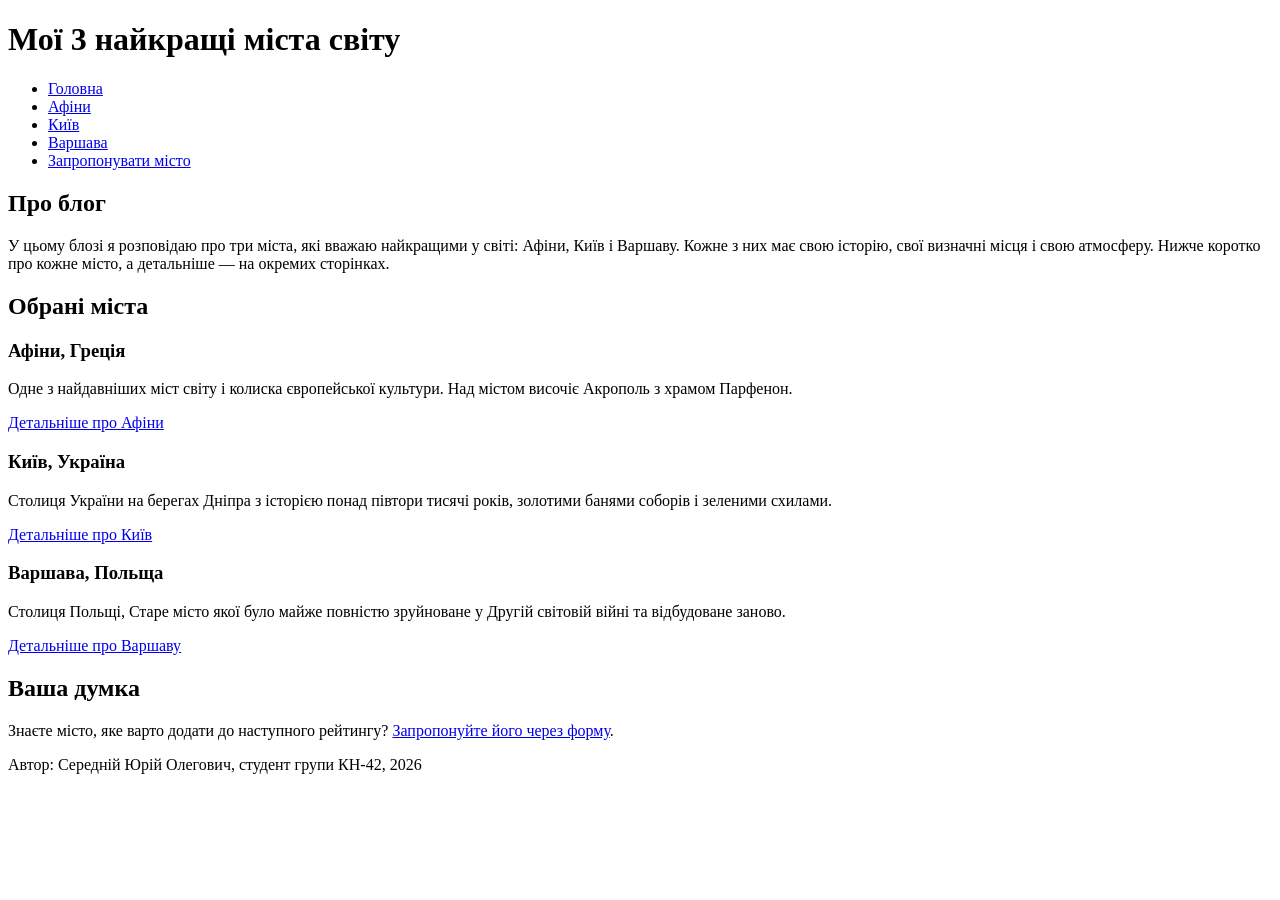
<file: index.html>
<!DOCTYPE html>
<html lang="uk">
<head>
  <meta charset="UTF-8">
  <meta name="viewport" content="width=device-width, initial-scale=1">
  <title>Мої 3 найкращі міста світу — головна</title>
</head>
<body>
  <header>
    <h1>Мої 3 найкращі міста світу</h1>
    <nav>
      <ul>
        <li><a href="index.html">Головна</a></li>
        <li><a href="city-athens.html">Афіни</a></li>
        <li><a href="city-kyiv.html">Київ</a></li>
        <li><a href="city-warsaw.html">Варшава</a></li>
        <li><a href="form.html">Запропонувати місто</a></li>
      </ul>
    </nav>
  </header>

  <main>
    <section>
      <h2>Про блог</h2>
      <p>
        У цьому блозі я розповідаю про три міста, які вважаю найкращими у світі:
        Афіни, Київ і Варшаву. Кожне з них має свою історію, свої визначні місця
        і свою атмосферу. Нижче коротко про кожне місто, а детальніше — на окремих сторінках.
      </p>
    </section>

    <section>
      <h2>Обрані міста</h2>

      <article>
        <h3>Афіни, Греція</h3>
        <p>
          Одне з найдавніших міст світу і колиска європейської культури.
          Над містом височіє Акрополь з храмом Парфенон.
        </p>
        <p><a href="city-athens.html">Детальніше про Афіни</a></p>
      </article>

      <article>
        <h3>Київ, Україна</h3>
        <p>
          Столиця України на берегах Дніпра з історією понад півтори тисячі років,
          золотими банями соборів і зеленими схилами.
        </p>
        <p><a href="city-kyiv.html">Детальніше про Київ</a></p>
      </article>

      <article>
        <h3>Варшава, Польща</h3>
        <p>
          Столиця Польщі, Старе місто якої було майже повністю зруйноване у Другій
          світовій війні та відбудоване заново.
        </p>
        <p><a href="city-warsaw.html">Детальніше про Варшаву</a></p>
      </article>
    </section>

    <section>
      <h2>Ваша думка</h2>
      <p>
        Знаєте місто, яке варто додати до наступного рейтингу?
        <a href="form.html">Запропонуйте його через форму</a>.
      </p>
    </section>
  </main>

  <footer>
    <p>Автор: Середній Юрій Олегович, студент групи КН-42, 2026</p>
  </footer>
</body>
</html>
</file>
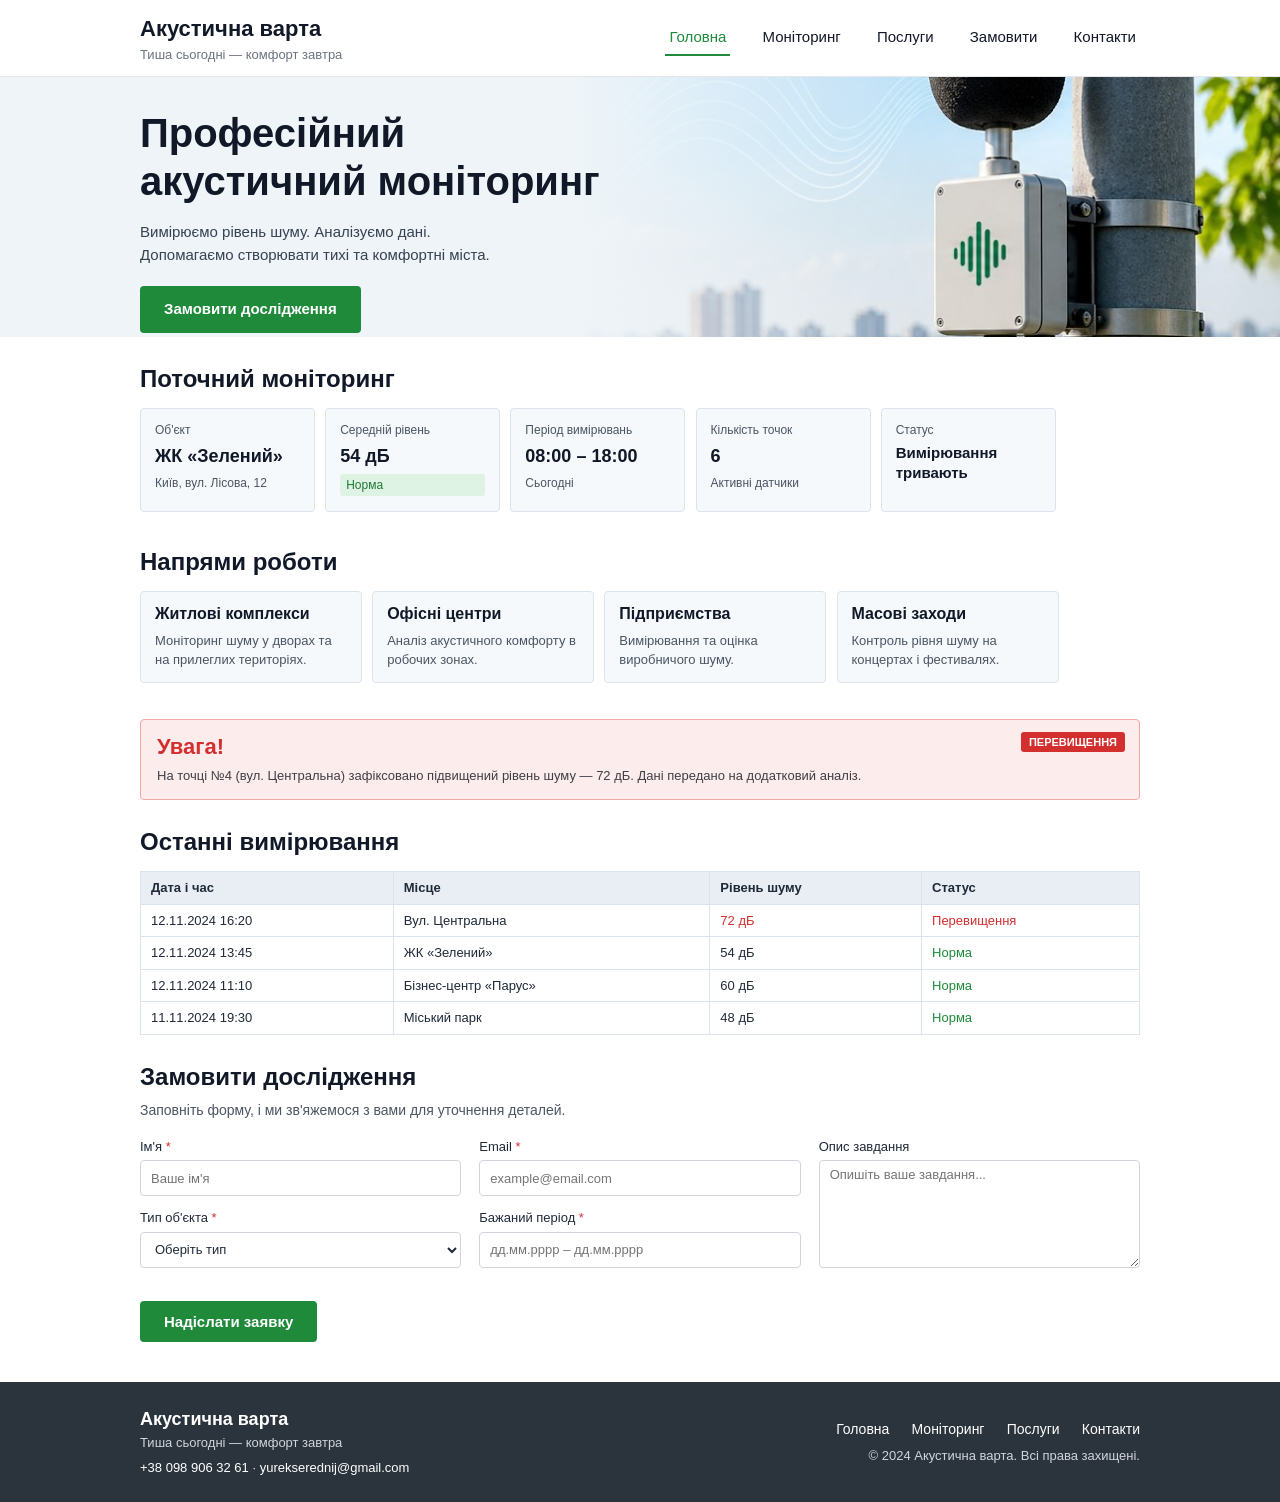
<file: lab-2/index.html>
<!DOCTYPE html>
<html lang="uk">
<head>
  <meta charset="UTF-8">
  <meta name="viewport" content="width=device-width, initial-scale=1">
  <title>Акустична варта — професійний акустичний моніторинг</title>
  <link rel="stylesheet" href="css/style.css">
</head>
<body>
  <header class="site-header">
    <div class="container header-inner">
      <div class="brand">
        <p class="logo">Акустична варта</p>
        <p class="slogan">Тиша сьогодні — комфорт завтра</p>
      </div>
      <nav class="main-nav">
        <ul>
          <li><a href="#hero" class="active">Головна</a></li>
          <li><a href="#monitoring">Моніторинг</a></li>
          <li><a href="#services">Послуги</a></li>
          <li><a href="#order">Замовити</a></li>
          <li><a href="#contacts">Контакти</a></li>
        </ul>
      </nav>
    </div>
  </header>

  <main>
    <section id="hero" class="hero">
      <img class="hero-sensor" src="images/hero-sensor.jpg" width="710" height="680"
           alt="Акустичний датчик з мікрофоном на стовпі на тлі міської забудови">
      <div class="container hero-content">
        <h1>Професійний<br>акустичний моніторинг</h1>
        <p id="company-description">
          Вимірюємо рівень шуму. Аналізуємо дані.<br>
          Допомагаємо створювати тихі та комфортні міста.
        </p>
        <a href="#order" class="btn">Замовити дослідження</a>
      </div>
    </section>

    <div class="container">
      <section id="monitoring" class="section">
        <h2>Поточний моніторинг</h2>
        <div class="metric">
          <p class="metric-label">Об'єкт</p>
          <p class="metric-value">ЖК «Зелений»</p>
          <p class="metric-note">Київ, вул. Лісова, 12</p>
        </div>
        <div class="metric">
          <p class="metric-label">Середній рівень</p>
          <p class="metric-value">54 <span class="unit">дБ</span></p>
          <p class="metric-note"><span class="badge badge-ok">Норма</span></p>
        </div>
        <div class="metric">
          <p class="metric-label">Період вимірювань</p>
          <p class="metric-value">08:00 – 18:00</p>
          <p class="metric-note">Сьогодні</p>
        </div>
        <div class="metric">
          <p class="metric-label">Кількість точок</p>
          <p class="metric-value">6</p>
          <p class="metric-note">Активні датчики</p>
        </div>
        <div class="metric">
          <p class="metric-label">Статус</p>
          <p class="metric-value metric-value-status">Вимірювання тривають</p>
        </div>
      </section>

      <section id="services" class="section">
        <h2>Напрями роботи</h2>
        <article class="card">
          <h3>Житлові комплекси</h3>
          <p>Моніторинг шуму у дворах та на прилеглих територіях.</p>
        </article>
        <article class="card">
          <h3>Офісні центри</h3>
          <p>Аналіз акустичного комфорту в робочих зонах.</p>
        </article>
        <article class="card">
          <h3>Підприємства</h3>
          <p>Вимірювання та оцінка виробничого шуму.</p>
        </article>
        <article class="card">
          <h3>Масові заходи</h3>
          <p>Контроль рівня шуму на концертах і фестивалях.</p>
        </article>
      </section>

      <aside id="warning" class="warning">
        <span class="warning-badge">Перевищення</span>
        <h2>Увага!</h2>
        <p id="warning-text" class="warning-text">
          На точці №4 (вул. Центральна) зафіксовано підвищений рівень шуму — 72 дБ.
          Дані передано на додатковий аналіз.
        </p>
      </aside>

      <section id="measurements" class="section">
        <h2>Останні вимірювання</h2>
        <table class="measurements-table">
          <thead>
            <tr>
              <th>Дата і час</th>
              <th>Місце</th>
              <th>Рівень шуму</th>
              <th>Статус</th>
            </tr>
          </thead>
          <tbody>
            <tr>
              <td>12.11.2024 16:20</td>
              <td>Вул. Центральна</td>
              <td class="level-danger">72 дБ</td>
              <td class="status-danger">Перевищення</td>
            </tr>
            <tr>
              <td>12.11.2024 13:45</td>
              <td>ЖК «Зелений»</td>
              <td>54 дБ</td>
              <td class="status-ok">Норма</td>
            </tr>
            <tr>
              <td>12.11.2024 11:10</td>
              <td>Бізнес-центр «Парус»</td>
              <td>60 дБ</td>
              <td class="status-ok">Норма</td>
            </tr>
            <tr>
              <td>11.11.2024 19:30</td>
              <td>Міський парк</td>
              <td>48 дБ</td>
              <td class="status-ok">Норма</td>
            </tr>
          </tbody>
        </table>
      </section>

      <section id="order" class="section">
        <h2>Замовити дослідження</h2>
        <p class="section-lead">Заповніть форму, і ми зв'яжемося з вами для уточнення деталей.</p>
        <form class="order-form" method="get">
          <div class="form-row">
            <div class="form-col">
              <p class="field">
                <label for="name">Ім'я <span class="required">*</span></label>
                <input type="text" id="name" name="name" placeholder="Ваше ім'я" required>
              </p>
              <p class="field">
                <label for="object-type">Тип об'єкта <span class="required">*</span></label>
                <select id="object-type" name="object-type" required>
                  <option value="">Оберіть тип</option>
                  <option value="residential">Житловий комплекс</option>
                  <option value="office">Офісний центр</option>
                  <option value="factory">Підприємство</option>
                  <option value="event">Масовий захід</option>
                </select>
              </p>
            </div>
            <div class="form-col">
              <p class="field">
                <label for="email">Email <span class="required">*</span></label>
                <input type="email" id="email" name="email" placeholder="example@email.com" required>
              </p>
              <p class="field">
                <label for="period">Бажаний період <span class="required">*</span></label>
                <input type="text" id="period" name="period" placeholder="дд.мм.рррр – дд.мм.рррр" required>
              </p>
            </div>
            <div class="form-col">
              <p class="field">
                <label for="description">Опис завдання</label>
                <textarea id="description" name="description" placeholder="Опишіть ваше завдання..."></textarea>
              </p>
            </div>
          </div>
          <button type="submit" class="btn">Надіслати заявку</button>
        </form>
      </section>
    </div>
  </main>

  <footer id="contacts" class="site-footer">
    <div class="container footer-inner">
      <div class="footer-brand">
        <p class="footer-name">Акустична варта</p>
        <p class="footer-slogan">Тиша сьогодні — комфорт завтра</p>
        <p class="footer-contacts">
          <a href="tel:+380989063261">+38 098 906 32 61</a> ·
          <a href="mailto:yurekserednij@gmail.com">yurekserednij@gmail.com</a>
        </p>      </div>
      <div class="footer-right">
        <nav class="footer-nav">
          <a href="#hero">Головна</a>
          <a href="#monitoring">Моніторинг</a>
          <a href="#services">Послуги</a>
          <a href="#contacts">Контакти</a>
        </nav>
        <p class="copyright">© 2024 Акустична варта. Всі права захищені.</p>
      </div>
    </div>
  </footer>
</body>
</html>
</file>
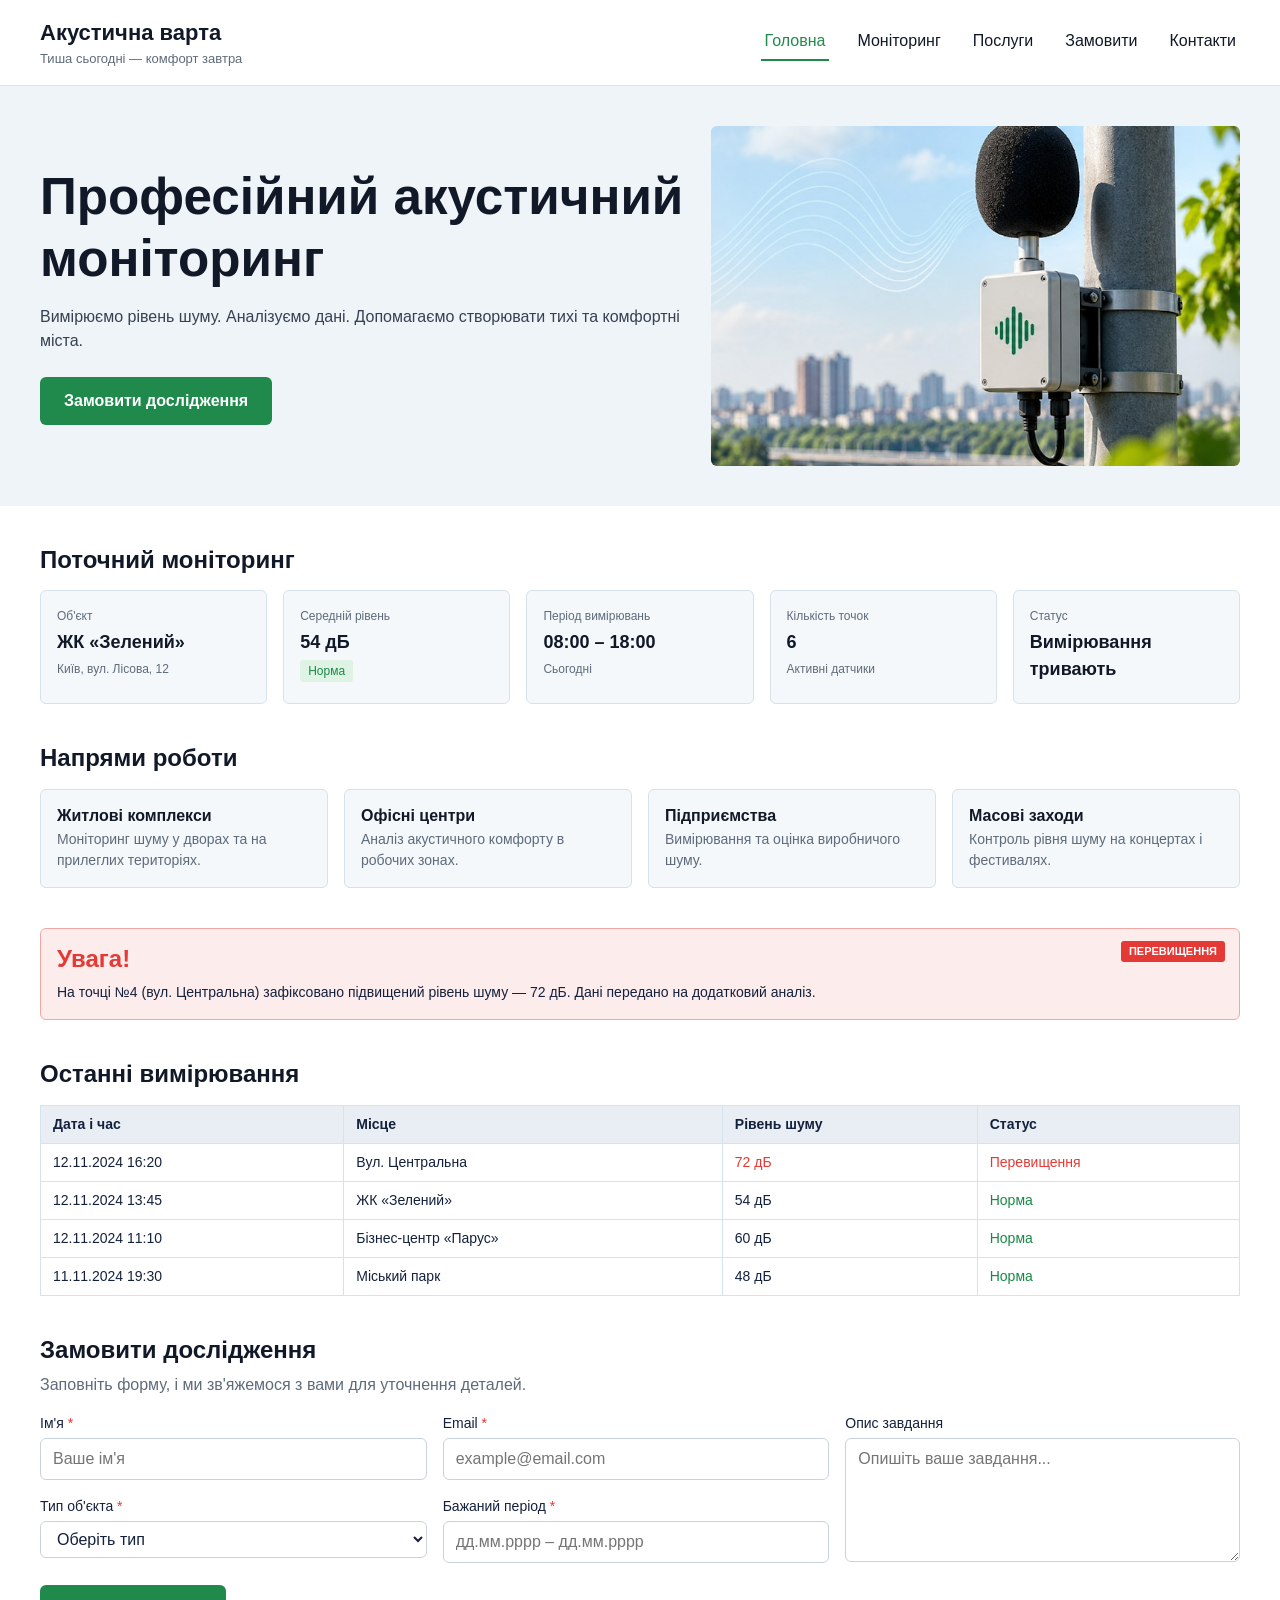
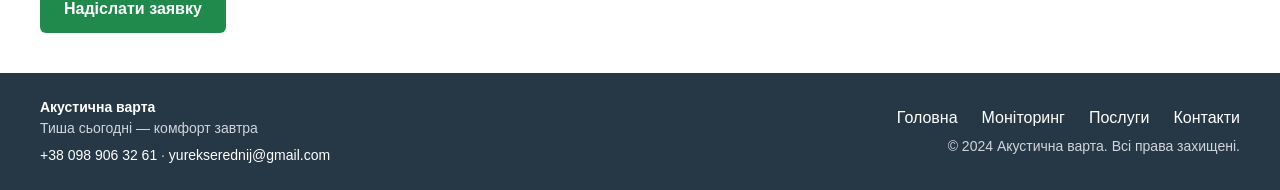
<file: lab-3/index.html>
<!DOCTYPE html>
<html lang="uk">
<head>
  <meta charset="UTF-8">
  <meta name="viewport" content="width=device-width, initial-scale=1.0">
  <title>Акустична варта — професійний акустичний моніторинг</title>
  <link rel="stylesheet" href="css/main.css">
</head>
<body>
  <header class="header">
    <div class="container header__inner">
      <div class="brand">
        <p class="brand__logo">Акустична варта</p>
        <p class="brand__slogan">Тиша сьогодні — комфорт завтра</p>
      </div>
      <nav aria-label="Головна навігація">
        <ul class="nav">
          <li><a href="#hero" class="nav__link nav__link--active">Головна</a></li>
          <li><a href="#monitoring" class="nav__link">Моніторинг</a></li>
          <li><a href="#services" class="nav__link">Послуги</a></li>
          <li><a href="#order" class="nav__link">Замовити</a></li>
          <li><a href="#contacts" class="nav__link">Контакти</a></li>
        </ul>
      </nav>
    </div>
  </header>

  <main>
    <section id="hero" class="hero">
      <div class="container hero__inner">
        <div class="hero__content">
          <h1>Професійний акустичний моніторинг</h1>
          <p class="hero__text">
            Вимірюємо рівень шуму. Аналізуємо дані.
            Допомагаємо створювати тихі та комфортні міста.
          </p>
          <a href="#order" class="btn">Замовити дослідження</a>
        </div>
        <div class="hero__image">
          <img src="assets/images/hero-sensor.jpg" width="710" height="680"
               alt="Акустичний датчик з мікрофоном на стовпі на тлі міської забудови">
        </div>
      </div>
    </section>

    <div class="container">
      <section id="monitoring" class="section">
        <h2>Поточний моніторинг</h2>
        <div class="monitoring-grid">
          <div class="metric">
            <p class="metric__label">Об'єкт</p>
            <p class="metric__value">ЖК «Зелений»</p>
            <p class="metric__note">Київ, вул. Лісова, 12</p>
          </div>
          <div class="metric">
            <p class="metric__label">Середній рівень</p>
            <p class="metric__value">54 дБ</p>
            <p class="metric__note"><span class="badge badge--ok">Норма</span></p>
          </div>
          <div class="metric">
            <p class="metric__label">Період вимірювань</p>
            <p class="metric__value">08:00 – 18:00</p>
            <p class="metric__note">Сьогодні</p>
          </div>
          <div class="metric">
            <p class="metric__label">Кількість точок</p>
            <p class="metric__value">6</p>
            <p class="metric__note">Активні датчики</p>
          </div>
          <div class="metric metric--wide">
            <p class="metric__label">Статус</p>
            <p class="metric__value">Вимірювання тривають</p>
          </div>
        </div>
      </section>

      <section id="services" class="section">
        <h2>Напрями роботи</h2>
        <div class="services-grid">
          <article class="card">
            <h3>Житлові комплекси</h3>
            <p>Моніторинг шуму у дворах та на прилеглих територіях.</p>
          </article>
          <article class="card">
            <h3>Офісні центри</h3>
            <p>Аналіз акустичного комфорту в робочих зонах.</p>
          </article>
          <article class="card">
            <h3>Підприємства</h3>
            <p>Вимірювання та оцінка виробничого шуму.</p>
          </article>
          <article class="card">
            <h3>Масові заходи</h3>
            <p>Контроль рівня шуму на концертах і фестивалях.</p>
          </article>
        </div>
      </section>

      <aside id="warning" class="warning">
        <span class="warning__badge">Перевищення</span>
        <h2>Увага!</h2>
        <p class="warning__text">
          На точці №4 (вул. Центральна) зафіксовано підвищений рівень шуму — 72 дБ.
          Дані передано на додатковий аналіз.
        </p>
      </aside>

      <section id="measurements" class="section">
        <h2>Останні вимірювання</h2>
        <div class="table-wrapper">
          <table>
            <thead>
              <tr>
                <th>Дата і час</th>
                <th>Місце</th>
                <th>Рівень шуму</th>
                <th>Статус</th>
              </tr>
            </thead>
            <tbody>
              <tr>
                <td>12.11.2024 16:20</td>
                <td>Вул. Центральна</td>
                <td class="status--danger">72 дБ</td>
                <td class="status--danger">Перевищення</td>
              </tr>
              <tr>
                <td>12.11.2024 13:45</td>
                <td>ЖК «Зелений»</td>
                <td>54 дБ</td>
                <td class="status--ok">Норма</td>
              </tr>
              <tr>
                <td>12.11.2024 11:10</td>
                <td>Бізнес-центр «Парус»</td>
                <td>60 дБ</td>
                <td class="status--ok">Норма</td>
              </tr>
              <tr>
                <td>11.11.2024 19:30</td>
                <td>Міський парк</td>
                <td>48 дБ</td>
                <td class="status--ok">Норма</td>
              </tr>
            </tbody>
          </table>
        </div>
      </section>

      <section id="order" class="section">
        <h2>Замовити дослідження</h2>
        <p class="form__lead">Заповніть форму, і ми зв'яжемося з вами для уточнення деталей.</p>
        <form class="form" method="get">
          <div class="form__fields">
            <div class="form__field">
              <label for="name">Ім'я <span class="required">*</span></label>
              <input type="text" id="name" name="name" placeholder="Ваше ім'я" required>
            </div>
            <div class="form__field">
              <label for="email">Email <span class="required">*</span></label>
              <input type="email" id="email" name="email" placeholder="example@email.com" required>
            </div>
            <div class="form__field">
              <label for="object-type">Тип об'єкта <span class="required">*</span></label>
              <select id="object-type" name="object-type" required>
                <option value="">Оберіть тип</option>
                <option value="residential">Житловий комплекс</option>
                <option value="office">Офісний центр</option>
                <option value="factory">Підприємство</option>
                <option value="event">Масовий захід</option>
              </select>
            </div>
            <div class="form__field">
              <label for="period">Бажаний період <span class="required">*</span></label>
              <input type="text" id="period" name="period" placeholder="дд.мм.рррр – дд.мм.рррр" required>
            </div>
          </div>
          <div class="form__description">
            <label for="description">Опис завдання</label>
            <textarea id="description" name="description" placeholder="Опишіть ваше завдання..."></textarea>
          </div>
          <div class="form__actions">
            <button type="submit" class="btn">Надіслати заявку</button>
          </div>
        </form>
      </section>
    </div>
  </main>

  <footer id="contacts" class="footer">
    <div class="container footer__inner">
      <div class="footer__brand">
        <p class="footer__name">Акустична варта</p>
        <p>Тиша сьогодні — комфорт завтра</p>
        <p class="footer__contacts">
          <a href="tel:+380989063261">+38 098 906 32 61</a> ·
          <a href="mailto:yurekserednij@gmail.com">yurekserednij@gmail.com</a>
        </p>
      </div>
      <div class="footer__right">
        <nav class="footer__nav" aria-label="Навігація у футері">
          <a href="#hero">Головна</a>
          <a href="#monitoring">Моніторинг</a>
          <a href="#services">Послуги</a>
          <a href="#contacts">Контакти</a>
        </nav>
        <p class="footer__copyright">© 2024 Акустична варта. Всі права захищені.</p>
      </div>
    </div>
  </footer>
</body>
</html>
</file>
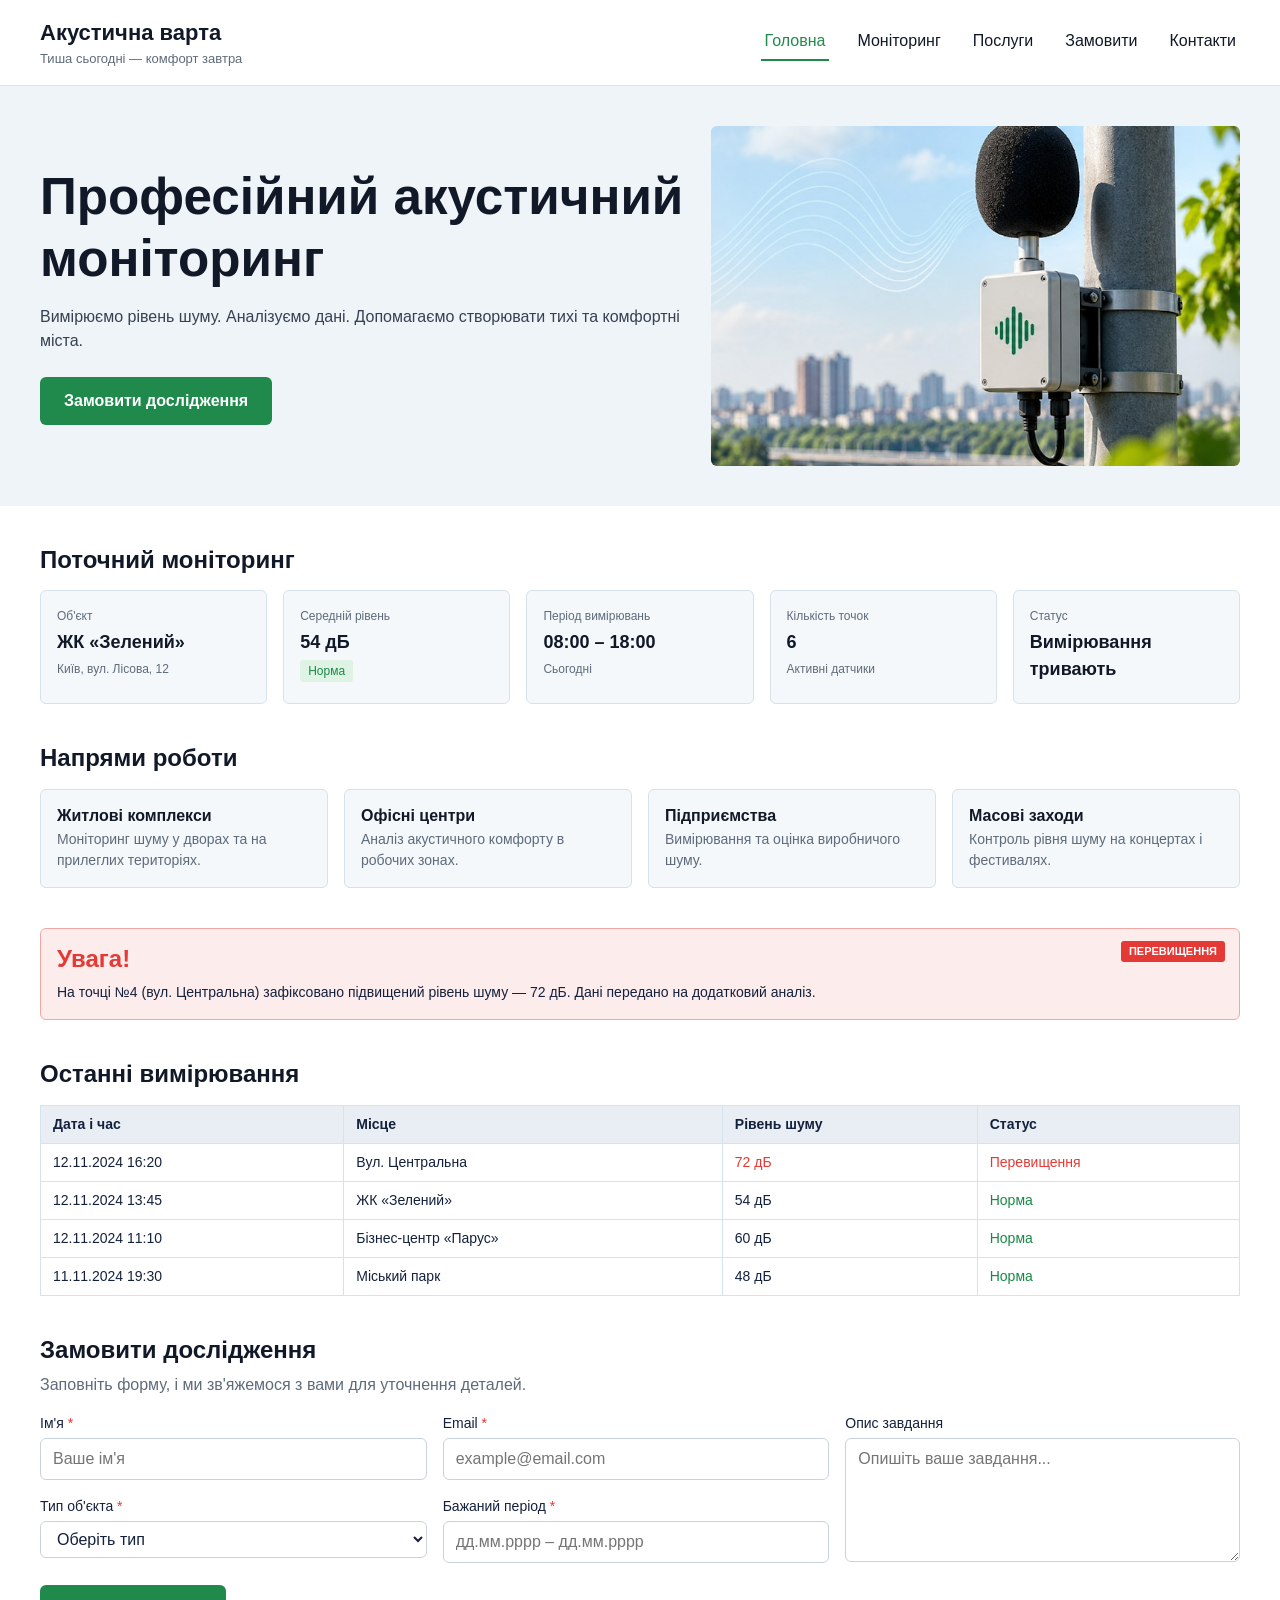
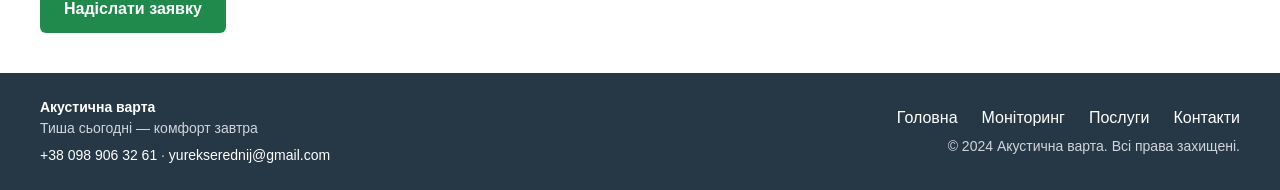
<file: lab-4/index.html>
<!DOCTYPE html>
<html lang="uk">
<head>
  <meta charset="UTF-8">
  <meta name="viewport" content="width=device-width, initial-scale=1.0">
  <title>Акустична варта — професійний акустичний моніторинг</title>
  <link rel="stylesheet" href="css/main.css">
  <script src="./js/monitoring.js" defer></script>
</head>
<body>
  <header class="header">
    <div class="container header__inner">
      <div class="brand">
        <p class="brand__logo">Акустична варта</p>
        <p class="brand__slogan">Тиша сьогодні — комфорт завтра</p>
      </div>
      <nav aria-label="Головна навігація">
        <ul class="nav">
          <li><a href="#hero" class="nav__link nav__link--active">Головна</a></li>
          <li><a href="#monitoring" class="nav__link">Моніторинг</a></li>
          <li><a href="#services" class="nav__link">Послуги</a></li>
          <li><a href="#order" class="nav__link">Замовити</a></li>
          <li><a href="#contacts" class="nav__link">Контакти</a></li>
        </ul>
      </nav>
    </div>
  </header>

  <main>
    <section id="hero" class="hero">
      <div class="container hero__inner">
        <div class="hero__content">
          <h1>Професійний акустичний моніторинг</h1>
          <p class="hero__text">
            Вимірюємо рівень шуму. Аналізуємо дані.
            Допомагаємо створювати тихі та комфортні міста.
          </p>
          <a href="#order" class="btn">Замовити дослідження</a>
        </div>
        <div class="hero__image">
          <img src="assets/images/hero-sensor.jpg" width="710" height="680"
               alt="Акустичний датчик з мікрофоном на стовпі на тлі міської забудови">
        </div>
      </div>
    </section>

    <div class="container">
      <section id="monitoring" class="section">
        <h2>Поточний моніторинг</h2>
        <div class="monitoring-grid">
          <div class="metric">
            <p class="metric__label">Об'єкт</p>
            <p class="metric__value">ЖК «Зелений»</p>
            <p class="metric__note">Київ, вул. Лісова, 12</p>
          </div>
          <div class="metric">
            <p class="metric__label">Середній рівень</p>
            <p class="metric__value">54 дБ</p>
            <p class="metric__note"><span class="badge badge--ok">Норма</span></p>
          </div>
          <div class="metric">
            <p class="metric__label">Період вимірювань</p>
            <p class="metric__value">08:00 – 18:00</p>
            <p class="metric__note">Сьогодні</p>
          </div>
          <div class="metric">
            <p class="metric__label">Кількість точок</p>
            <p class="metric__value">6</p>
            <p class="metric__note">Активні датчики</p>
          </div>
          <div class="metric metric--wide">
            <p class="metric__label">Статус</p>
            <p class="metric__value">Вимірювання тривають</p>
          </div>
        </div>
      </section>

      <section id="services" class="section">
        <h2>Напрями роботи</h2>
        <div class="services-grid">
          <article class="card">
            <h3>Житлові комплекси</h3>
            <p>Моніторинг шуму у дворах та на прилеглих територіях.</p>
          </article>
          <article class="card">
            <h3>Офісні центри</h3>
            <p>Аналіз акустичного комфорту в робочих зонах.</p>
          </article>
          <article class="card">
            <h3>Підприємства</h3>
            <p>Вимірювання та оцінка виробничого шуму.</p>
          </article>
          <article class="card">
            <h3>Масові заходи</h3>
            <p>Контроль рівня шуму на концертах і фестивалях.</p>
          </article>
        </div>
      </section>

      <aside id="warning" class="warning">
        <span class="warning__badge">Перевищення</span>
        <h2>Увага!</h2>
        <p class="warning__text">
          На точці №4 (вул. Центральна) зафіксовано підвищений рівень шуму — 72 дБ.
          Дані передано на додатковий аналіз.
        </p>
      </aside>

      <section id="measurements" class="section">
        <h2>Останні вимірювання</h2>
        <div class="table-wrapper">
          <table>
            <thead>
              <tr>
                <th>Дата і час</th>
                <th>Місце</th>
                <th>Рівень шуму</th>
                <th>Статус</th>
              </tr>
            </thead>
            <tbody>
              <tr>
                <td>12.11.2024 16:20</td>
                <td>Вул. Центральна</td>
                <td class="status--danger">72 дБ</td>
                <td class="status--danger">Перевищення</td>
              </tr>
              <tr>
                <td>12.11.2024 13:45</td>
                <td>ЖК «Зелений»</td>
                <td>54 дБ</td>
                <td class="status--ok">Норма</td>
              </tr>
              <tr>
                <td>12.11.2024 11:10</td>
                <td>Бізнес-центр «Парус»</td>
                <td>60 дБ</td>
                <td class="status--ok">Норма</td>
              </tr>
              <tr>
                <td>11.11.2024 19:30</td>
                <td>Міський парк</td>
                <td>48 дБ</td>
                <td class="status--ok">Норма</td>
              </tr>
            </tbody>
          </table>
        </div>
      </section>

      <section id="order" class="section">
        <h2>Замовити дослідження</h2>
        <p class="form__lead">Заповніть форму, і ми зв'яжемося з вами для уточнення деталей.</p>
        <form class="form" method="get">
          <div class="form__fields">
            <div class="form__field">
              <label for="name">Ім'я <span class="required">*</span></label>
              <input type="text" id="name" name="name" placeholder="Ваше ім'я" required>
            </div>
            <div class="form__field">
              <label for="email">Email <span class="required">*</span></label>
              <input type="email" id="email" name="email" placeholder="example@email.com" required>
            </div>
            <div class="form__field">
              <label for="object-type">Тип об'єкта <span class="required">*</span></label>
              <select id="object-type" name="object-type" required>
                <option value="">Оберіть тип</option>
                <option value="residential">Житловий комплекс</option>
                <option value="office">Офісний центр</option>
                <option value="factory">Підприємство</option>
                <option value="event">Масовий захід</option>
              </select>
            </div>
            <div class="form__field">
              <label for="period">Бажаний період <span class="required">*</span></label>
              <input type="text" id="period" name="period" placeholder="дд.мм.рррр – дд.мм.рррр" required>
            </div>
          </div>
          <div class="form__description">
            <label for="description">Опис завдання</label>
            <textarea id="description" name="description" placeholder="Опишіть ваше завдання..."></textarea>
          </div>
          <div class="form__actions">
            <button type="submit" class="btn">Надіслати заявку</button>
          </div>
        </form>
      </section>
    </div>
  </main>

  <footer id="contacts" class="footer">
    <div class="container footer__inner">
      <div class="footer__brand">
        <p class="footer__name">Акустична варта</p>
        <p>Тиша сьогодні — комфорт завтра</p>
        <p class="footer__contacts">
          <a href="tel:+380989063261">+38 098 906 32 61</a> ·
          <a href="mailto:yurekserednij@gmail.com">yurekserednij@gmail.com</a>
        </p>
      </div>
      <div class="footer__right">
        <nav class="footer__nav" aria-label="Навігація у футері">
          <a href="#hero">Головна</a>
          <a href="#monitoring">Моніторинг</a>
          <a href="#services">Послуги</a>
          <a href="#contacts">Контакти</a>
        </nav>
        <p class="footer__copyright">© 2024 Акустична варта. Всі права захищені.</p>
      </div>
    </div>
  </footer>
</body>
</html>
</file>
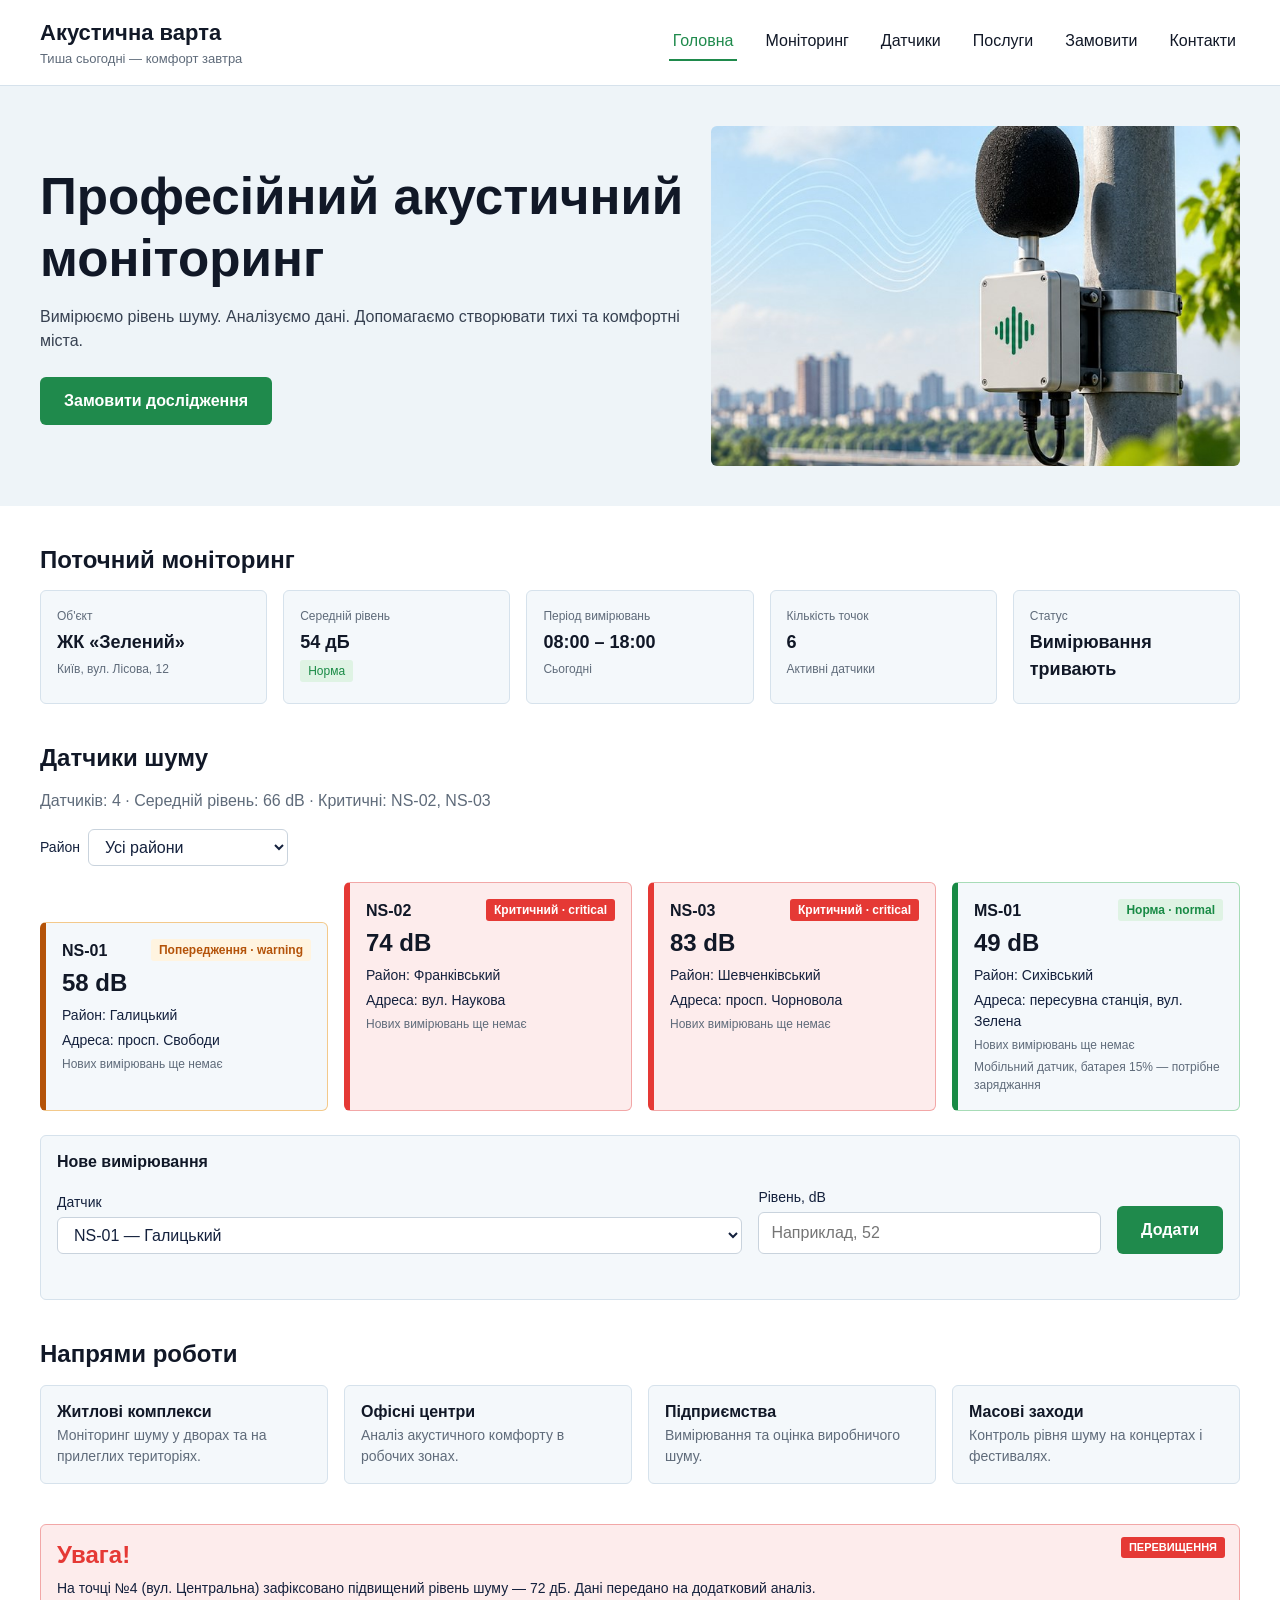
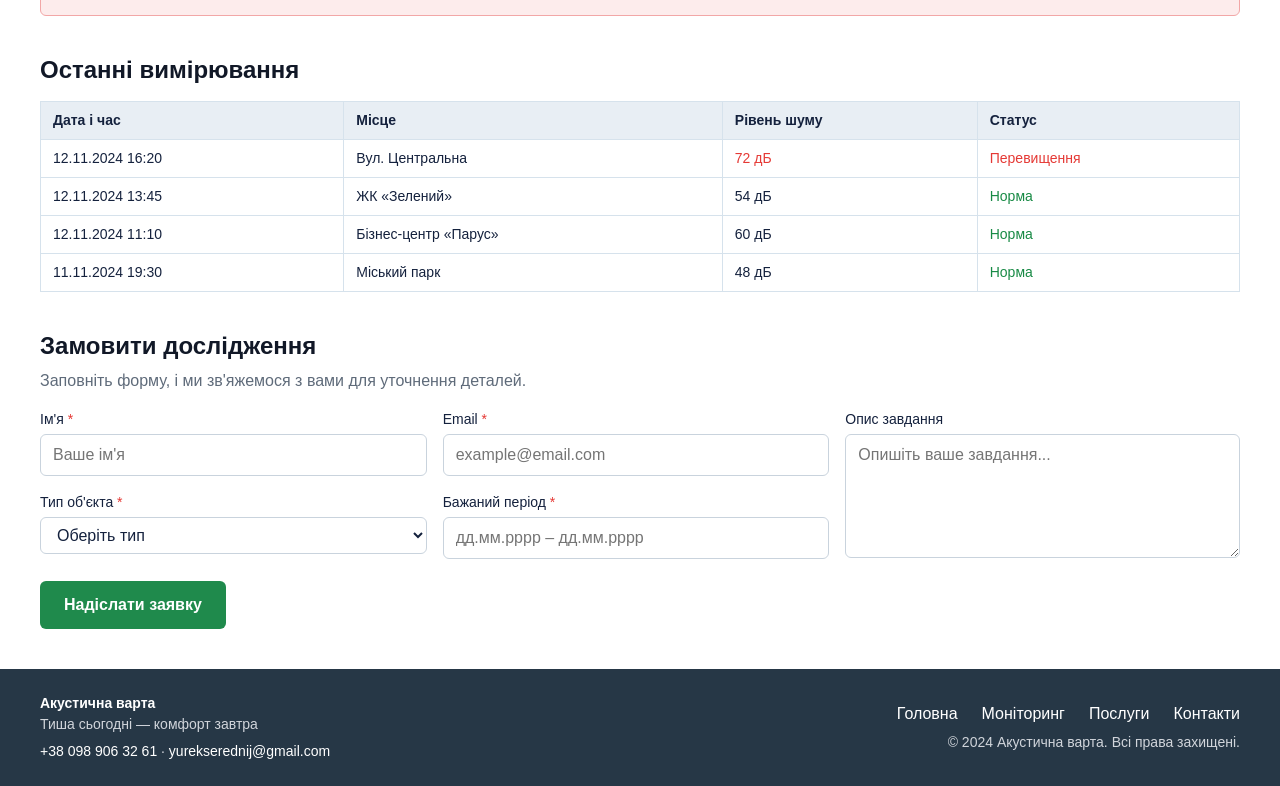
<file: lab-5/index.html>
<!DOCTYPE html>
<html lang="uk">
<head>
  <meta charset="UTF-8">
  <meta name="viewport" content="width=device-width, initial-scale=1.0">
  <title>Акустична варта — професійний акустичний моніторинг</title>
  <link rel="stylesheet" href="css/main.css">
  <script type="module" src="./js/app.js"></script>
</head>
<body>
  <header class="header">
    <div class="container header__inner">
      <div class="brand">
        <p class="brand__logo">Акустична варта</p>
        <p class="brand__slogan">Тиша сьогодні — комфорт завтра</p>
      </div>
      <nav aria-label="Головна навігація">
        <ul class="nav">
          <li><a href="#hero" class="nav__link nav__link--active">Головна</a></li>
          <li><a href="#monitoring" class="nav__link">Моніторинг</a></li>
          <li><a href="#sensors" class="nav__link">Датчики</a></li>
          <li><a href="#services" class="nav__link">Послуги</a></li>
          <li><a href="#order" class="nav__link">Замовити</a></li>
          <li><a href="#contacts" class="nav__link">Контакти</a></li>
        </ul>
      </nav>
    </div>
  </header>

  <main>
    <section id="hero" class="hero">
      <div class="container hero__inner">
        <div class="hero__content">
          <h1>Професійний акустичний моніторинг</h1>
          <p class="hero__text">
            Вимірюємо рівень шуму. Аналізуємо дані.
            Допомагаємо створювати тихі та комфортні міста.
          </p>
          <a href="#order" class="btn">Замовити дослідження</a>
        </div>
        <div class="hero__image">
          <img src="assets/images/hero-sensor.jpg" width="710" height="680"
               alt="Акустичний датчик з мікрофоном на стовпі на тлі міської забудови">
        </div>
      </div>
    </section>

    <div class="container">
      <section id="monitoring" class="section">
        <h2>Поточний моніторинг</h2>
        <div class="monitoring-grid">
          <div class="metric">
            <p class="metric__label">Об'єкт</p>
            <p class="metric__value">ЖК «Зелений»</p>
            <p class="metric__note">Київ, вул. Лісова, 12</p>
          </div>
          <div class="metric">
            <p class="metric__label">Середній рівень</p>
            <p class="metric__value">54 дБ</p>
            <p class="metric__note"><span class="badge badge--ok">Норма</span></p>
          </div>
          <div class="metric">
            <p class="metric__label">Період вимірювань</p>
            <p class="metric__value">08:00 – 18:00</p>
            <p class="metric__note">Сьогодні</p>
          </div>
          <div class="metric">
            <p class="metric__label">Кількість точок</p>
            <p class="metric__value">6</p>
            <p class="metric__note">Активні датчики</p>
          </div>
          <div class="metric metric--wide">
            <p class="metric__label">Статус</p>
            <p class="metric__value">Вимірювання тривають</p>
          </div>
        </div>
      </section>

      <section id="sensors" class="section">
        <h2>Датчики шуму</h2>
        <p id="sensors-summary" class="sensors-summary" aria-live="polite"></p>
        <div class="sensors-toolbar">
          <label for="district-filter">Район</label>
          <select id="district-filter" name="district-filter"></select>
        </div>
        <div id="sensors-list" class="sensors-grid"></div>
        <form id="measurement-form" class="sensor-form">
          <h3>Нове вимірювання</h3>
          <div class="sensor-form__fields">
            <div class="sensor-form__field">
              <label for="measurement-sensor">Датчик</label>
              <select id="measurement-sensor" name="measurement-sensor"></select>
            </div>
            <div class="sensor-form__field">
              <label for="measurement-value">Рівень, dB</label>
              <input type="number" id="measurement-value" name="measurement-value" min="0" max="200" step="0.1" placeholder="Наприклад, 52" required>
            </div>
            <button type="submit" class="btn">Додати</button>
          </div>
          <p id="measurement-message" class="sensor-form__message" aria-live="polite"></p>
        </form>
      </section>

      <section id="services" class="section">
        <h2>Напрями роботи</h2>
        <div class="services-grid">
          <article class="card">
            <h3>Житлові комплекси</h3>
            <p>Моніторинг шуму у дворах та на прилеглих територіях.</p>
          </article>
          <article class="card">
            <h3>Офісні центри</h3>
            <p>Аналіз акустичного комфорту в робочих зонах.</p>
          </article>
          <article class="card">
            <h3>Підприємства</h3>
            <p>Вимірювання та оцінка виробничого шуму.</p>
          </article>
          <article class="card">
            <h3>Масові заходи</h3>
            <p>Контроль рівня шуму на концертах і фестивалях.</p>
          </article>
        </div>
      </section>

      <aside id="warning" class="warning">
        <span class="warning__badge">Перевищення</span>
        <h2>Увага!</h2>
        <p class="warning__text">
          На точці №4 (вул. Центральна) зафіксовано підвищений рівень шуму — 72 дБ.
          Дані передано на додатковий аналіз.
        </p>
      </aside>

      <section id="measurements" class="section">
        <h2>Останні вимірювання</h2>
        <div class="table-wrapper">
          <table>
            <thead>
              <tr>
                <th>Дата і час</th>
                <th>Місце</th>
                <th>Рівень шуму</th>
                <th>Статус</th>
              </tr>
            </thead>
            <tbody>
              <tr>
                <td>12.11.2024 16:20</td>
                <td>Вул. Центральна</td>
                <td class="status--danger">72 дБ</td>
                <td class="status--danger">Перевищення</td>
              </tr>
              <tr>
                <td>12.11.2024 13:45</td>
                <td>ЖК «Зелений»</td>
                <td>54 дБ</td>
                <td class="status--ok">Норма</td>
              </tr>
              <tr>
                <td>12.11.2024 11:10</td>
                <td>Бізнес-центр «Парус»</td>
                <td>60 дБ</td>
                <td class="status--ok">Норма</td>
              </tr>
              <tr>
                <td>11.11.2024 19:30</td>
                <td>Міський парк</td>
                <td>48 дБ</td>
                <td class="status--ok">Норма</td>
              </tr>
            </tbody>
          </table>
        </div>
      </section>

      <section id="order" class="section">
        <h2>Замовити дослідження</h2>
        <p class="form__lead">Заповніть форму, і ми зв'яжемося з вами для уточнення деталей.</p>
        <form class="form" method="get">
          <div class="form__fields">
            <div class="form__field">
              <label for="name">Ім'я <span class="required">*</span></label>
              <input type="text" id="name" name="name" placeholder="Ваше ім'я" required>
            </div>
            <div class="form__field">
              <label for="email">Email <span class="required">*</span></label>
              <input type="email" id="email" name="email" placeholder="example@email.com" required>
            </div>
            <div class="form__field">
              <label for="object-type">Тип об'єкта <span class="required">*</span></label>
              <select id="object-type" name="object-type" required>
                <option value="">Оберіть тип</option>
                <option value="residential">Житловий комплекс</option>
                <option value="office">Офісний центр</option>
                <option value="factory">Підприємство</option>
                <option value="event">Масовий захід</option>
              </select>
            </div>
            <div class="form__field">
              <label for="period">Бажаний період <span class="required">*</span></label>
              <input type="text" id="period" name="period" placeholder="дд.мм.рррр – дд.мм.рррр" required>
            </div>
          </div>
          <div class="form__description">
            <label for="description">Опис завдання</label>
            <textarea id="description" name="description" placeholder="Опишіть ваше завдання..."></textarea>
          </div>
          <div class="form__actions">
            <button type="submit" class="btn">Надіслати заявку</button>
          </div>
        </form>
      </section>
    </div>
  </main>

  <footer id="contacts" class="footer">
    <div class="container footer__inner">
      <div class="footer__brand">
        <p class="footer__name">Акустична варта</p>
        <p>Тиша сьогодні — комфорт завтра</p>
        <p class="footer__contacts">
          <a href="tel:+380989063261">+38 098 906 32 61</a> ·
          <a href="mailto:yurekserednij@gmail.com">yurekserednij@gmail.com</a>
        </p>
      </div>
      <div class="footer__right">
        <nav class="footer__nav" aria-label="Навігація у футері">
          <a href="#hero">Головна</a>
          <a href="#monitoring">Моніторинг</a>
          <a href="#services">Послуги</a>
          <a href="#contacts">Контакти</a>
        </nav>
        <p class="footer__copyright">© 2024 Акустична варта. Всі права захищені.</p>
      </div>
    </div>
  </footer>
</body>
</html>
</file>
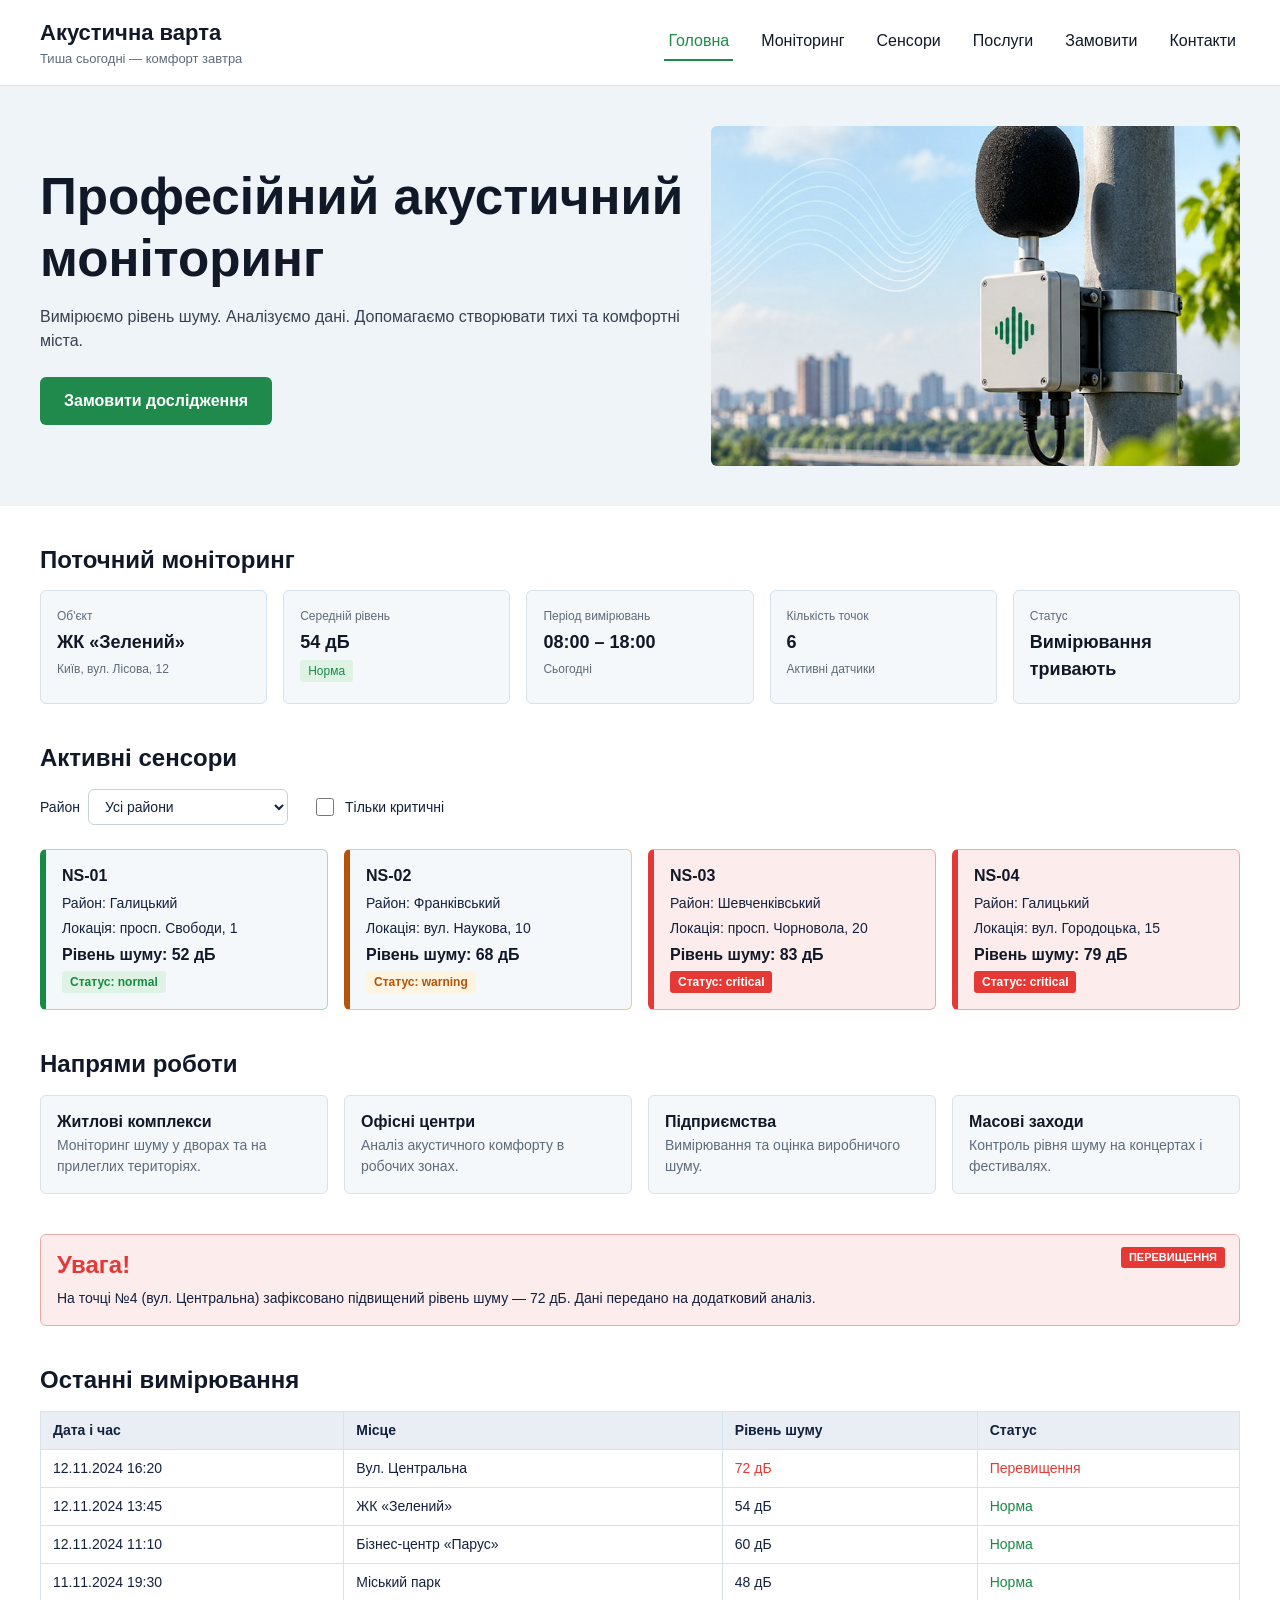
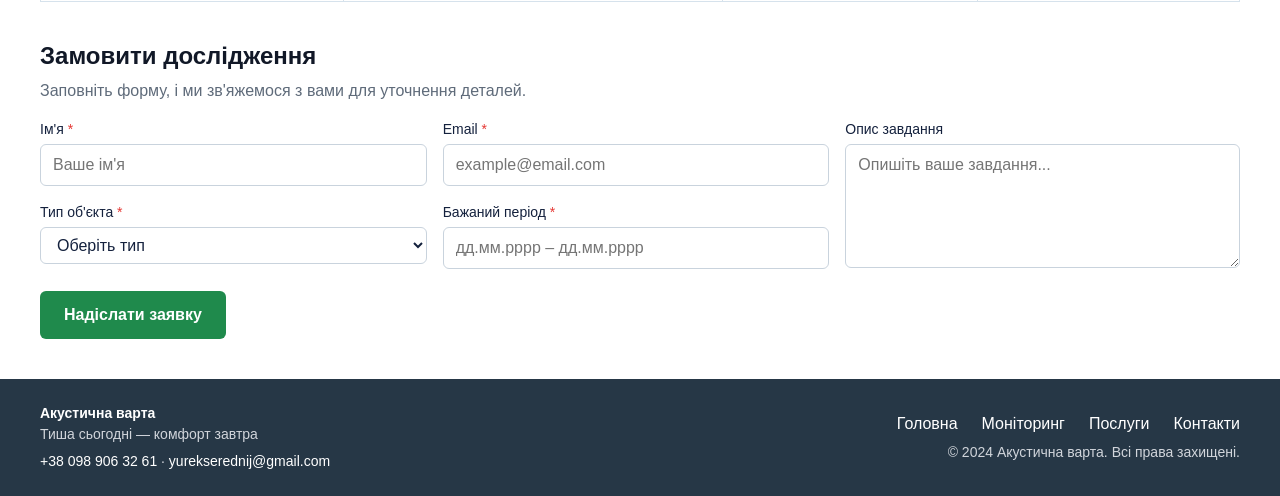
<file: lab-6/index.html>
<!DOCTYPE html>
<html lang="uk">
<head>
  <meta charset="UTF-8">
  <meta name="viewport" content="width=device-width, initial-scale=1.0">
  <title>Акустична варта — професійний акустичний моніторинг</title>
  <link rel="stylesheet" href="css/main.css">
  <script type="module" src="./js/app.js"></script>
</head>
<body>
  <header class="header">
    <div class="container header__inner">
      <div class="brand">
        <p class="brand__logo">Акустична варта</p>
        <p class="brand__slogan">Тиша сьогодні — комфорт завтра</p>
      </div>
      <nav aria-label="Головна навігація">
        <ul class="nav">
          <li><a href="#hero" class="nav__link nav__link--active">Головна</a></li>
          <li><a href="#monitoring" class="nav__link">Моніторинг</a></li>
          <li><a href="#active-sensors" class="nav__link">Сенсори</a></li>
          <li><a href="#services" class="nav__link">Послуги</a></li>
          <li><a href="#order" class="nav__link">Замовити</a></li>
          <li><a href="#contacts" class="nav__link">Контакти</a></li>
        </ul>
      </nav>
    </div>
  </header>

  <main>
    <section id="hero" class="hero">
      <div class="container hero__inner">
        <div class="hero__content">
          <h1>Професійний акустичний моніторинг</h1>
          <p class="hero__text">
            Вимірюємо рівень шуму. Аналізуємо дані.
            Допомагаємо створювати тихі та комфортні міста.
          </p>
          <a href="#order" class="btn">Замовити дослідження</a>
        </div>
        <div class="hero__image">
          <img src="assets/images/hero-sensor.jpg" width="710" height="680"
               alt="Акустичний датчик з мікрофоном на стовпі на тлі міської забудови">
        </div>
      </div>
    </section>

    <div class="container">
      <section id="monitoring" class="section">
        <h2>Поточний моніторинг</h2>
        <div class="monitoring-grid">
          <div class="metric">
            <p class="metric__label">Об'єкт</p>
            <p class="metric__value">ЖК «Зелений»</p>
            <p class="metric__note">Київ, вул. Лісова, 12</p>
          </div>
          <div class="metric">
            <p class="metric__label">Середній рівень</p>
            <p class="metric__value">54 дБ</p>
            <p class="metric__note"><span class="badge badge--ok">Норма</span></p>
          </div>
          <div class="metric">
            <p class="metric__label">Період вимірювань</p>
            <p class="metric__value">08:00 – 18:00</p>
            <p class="metric__note">Сьогодні</p>
          </div>
          <div class="metric">
            <p class="metric__label">Кількість точок</p>
            <p class="metric__value">6</p>
            <p class="metric__note">Активні датчики</p>
          </div>
          <div class="metric metric--wide">
            <p class="metric__label">Статус</p>
            <p class="metric__value">Вимірювання тривають</p>
          </div>
        </div>
      </section>

      <section id="active-sensors" class="section active-sensors">
        <h2>Активні сенсори</h2>
        <div class="sensor-filters">
          <label class="sensor-filters__field">
            Район
            <select id="district-filter" name="district-filter">
              <option value="all">Усі райони</option>
              <option value="Галицький">Галицький</option>
              <option value="Франківський">Франківський</option>
              <option value="Шевченківський">Шевченківський</option>
            </select>
          </label>
          <label class="sensor-filters__check">
            <input type="checkbox" id="critical-filter" name="critical-filter">
            Тільки критичні
          </label>
        </div>
        <div class="sensor-list"></div>
      </section>

      <section id="services" class="section">
        <h2>Напрями роботи</h2>
        <div class="services-grid">
          <article class="card">
            <h3>Житлові комплекси</h3>
            <p>Моніторинг шуму у дворах та на прилеглих територіях.</p>
          </article>
          <article class="card">
            <h3>Офісні центри</h3>
            <p>Аналіз акустичного комфорту в робочих зонах.</p>
          </article>
          <article class="card">
            <h3>Підприємства</h3>
            <p>Вимірювання та оцінка виробничого шуму.</p>
          </article>
          <article class="card">
            <h3>Масові заходи</h3>
            <p>Контроль рівня шуму на концертах і фестивалях.</p>
          </article>
        </div>
      </section>

      <aside id="warning" class="warning">
        <span class="warning__badge">Перевищення</span>
        <h2>Увага!</h2>
        <p class="warning__text">
          На точці №4 (вул. Центральна) зафіксовано підвищений рівень шуму — 72 дБ.
          Дані передано на додатковий аналіз.
        </p>
      </aside>

      <section id="measurements" class="section">
        <h2>Останні вимірювання</h2>
        <div class="table-wrapper">
          <table>
            <thead>
              <tr>
                <th>Дата і час</th>
                <th>Місце</th>
                <th>Рівень шуму</th>
                <th>Статус</th>
              </tr>
            </thead>
            <tbody>
              <tr>
                <td>12.11.2024 16:20</td>
                <td>Вул. Центральна</td>
                <td class="status--danger">72 дБ</td>
                <td class="status--danger">Перевищення</td>
              </tr>
              <tr>
                <td>12.11.2024 13:45</td>
                <td>ЖК «Зелений»</td>
                <td>54 дБ</td>
                <td class="status--ok">Норма</td>
              </tr>
              <tr>
                <td>12.11.2024 11:10</td>
                <td>Бізнес-центр «Парус»</td>
                <td>60 дБ</td>
                <td class="status--ok">Норма</td>
              </tr>
              <tr>
                <td>11.11.2024 19:30</td>
                <td>Міський парк</td>
                <td>48 дБ</td>
                <td class="status--ok">Норма</td>
              </tr>
            </tbody>
          </table>
        </div>
      </section>

      <section id="order" class="section">
        <h2>Замовити дослідження</h2>
        <p class="form__lead">Заповніть форму, і ми зв'яжемося з вами для уточнення деталей.</p>
        <form class="form" method="get">
          <div class="form__fields">
            <div class="form__field">
              <label for="name">Ім'я <span class="required">*</span></label>
              <input type="text" id="name" name="name" placeholder="Ваше ім'я" required>
            </div>
            <div class="form__field">
              <label for="email">Email <span class="required">*</span></label>
              <input type="email" id="email" name="email" placeholder="example@email.com" required>
            </div>
            <div class="form__field">
              <label for="object-type">Тип об'єкта <span class="required">*</span></label>
              <select id="object-type" name="object-type" required>
                <option value="">Оберіть тип</option>
                <option value="residential">Житловий комплекс</option>
                <option value="office">Офісний центр</option>
                <option value="factory">Підприємство</option>
                <option value="event">Масовий захід</option>
              </select>
            </div>
            <div class="form__field">
              <label for="period">Бажаний період <span class="required">*</span></label>
              <input type="text" id="period" name="period" placeholder="дд.мм.рррр – дд.мм.рррр" required>
            </div>
          </div>
          <div class="form__description">
            <label for="description">Опис завдання</label>
            <textarea id="description" name="description" placeholder="Опишіть ваше завдання..."></textarea>
          </div>
          <div class="form__actions">
            <button type="submit" class="btn">Надіслати заявку</button>
          </div>
        </form>
      </section>
    </div>
  </main>

  <footer id="contacts" class="footer">
    <div class="container footer__inner">
      <div class="footer__brand">
        <p class="footer__name">Акустична варта</p>
        <p>Тиша сьогодні — комфорт завтра</p>
        <p class="footer__contacts">
          <a href="tel:+380989063261">+38 098 906 32 61</a> ·
          <a href="mailto:yurekserednij@gmail.com">yurekserednij@gmail.com</a>
        </p>
      </div>
      <div class="footer__right">
        <nav class="footer__nav" aria-label="Навігація у футері">
          <a href="#hero">Головна</a>
          <a href="#monitoring">Моніторинг</a>
          <a href="#services">Послуги</a>
          <a href="#contacts">Контакти</a>
        </nav>
        <p class="footer__copyright">© 2024 Акустична варта. Всі права захищені.</p>
      </div>
    </div>
  </footer>
</body>
</html>
</file>
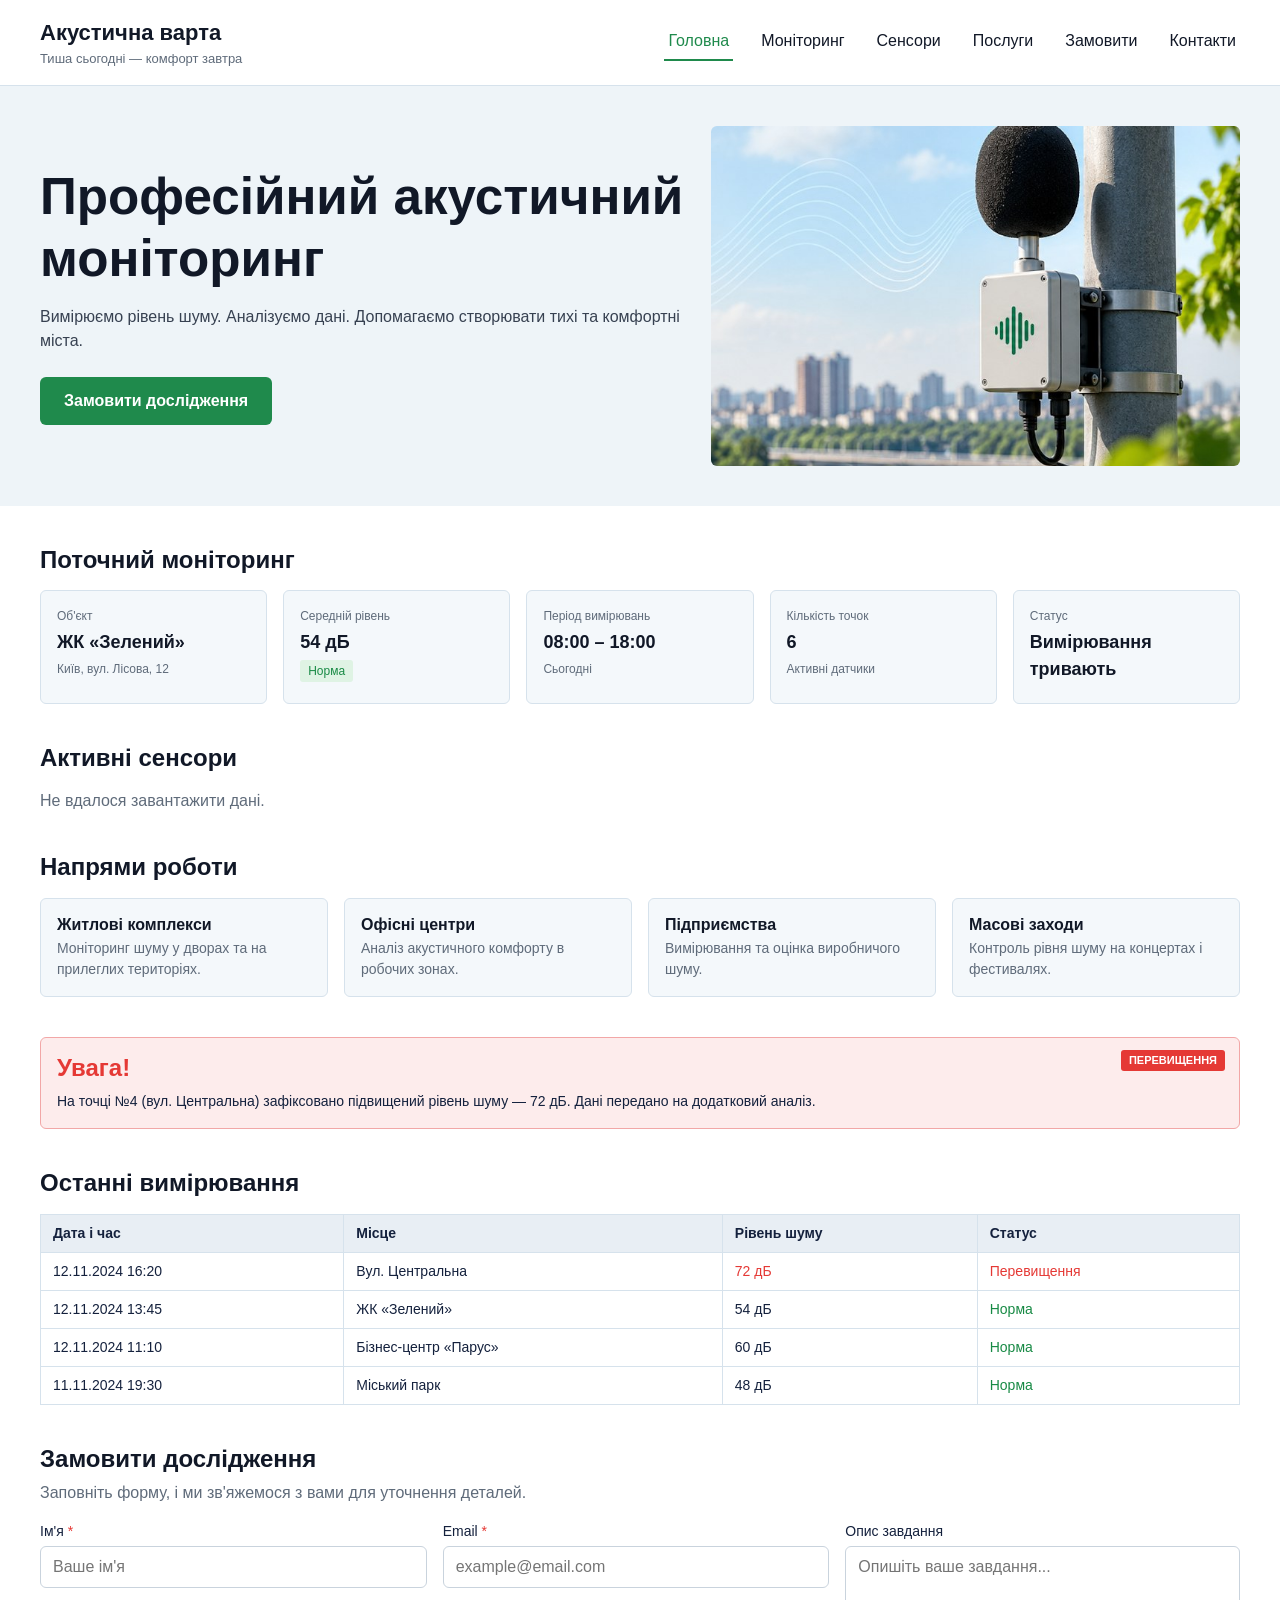
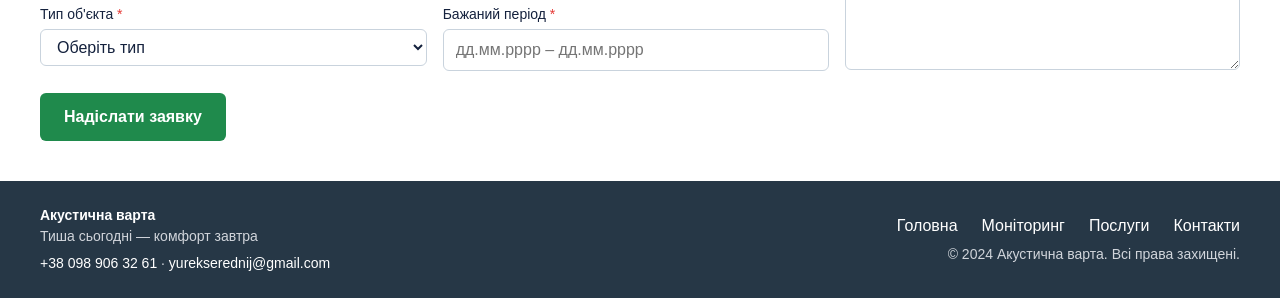
<file: lab-7/index.html>
<!DOCTYPE html>
<html lang="uk">
<head>
  <meta charset="UTF-8">
  <meta name="viewport" content="width=device-width, initial-scale=1.0">
  <title>Акустична варта — професійний акустичний моніторинг</title>
  <link rel="stylesheet" href="css/main.css">
  <script type="module" src="./js/app.js"></script>
</head>
<body>
  <header class="header">
    <div class="container header__inner">
      <div class="brand">
        <p class="brand__logo">Акустична варта</p>
        <p class="brand__slogan">Тиша сьогодні — комфорт завтра</p>
      </div>
      <nav aria-label="Головна навігація">
        <ul class="nav">
          <li><a href="#hero" class="nav__link nav__link--active">Головна</a></li>
          <li><a href="#monitoring" class="nav__link">Моніторинг</a></li>
          <li><a href="#active-sensors" class="nav__link">Сенсори</a></li>
          <li><a href="#services" class="nav__link">Послуги</a></li>
          <li><a href="#order" class="nav__link">Замовити</a></li>
          <li><a href="#contacts" class="nav__link">Контакти</a></li>
        </ul>
      </nav>
    </div>
  </header>

  <main>
    <section id="hero" class="hero">
      <div class="container hero__inner">
        <div class="hero__content">
          <h1>Професійний акустичний моніторинг</h1>
          <p class="hero__text">
            Вимірюємо рівень шуму. Аналізуємо дані.
            Допомагаємо створювати тихі та комфортні міста.
          </p>
          <a href="#order" class="btn">Замовити дослідження</a>
        </div>
        <div class="hero__image">
          <img src="assets/images/hero-sensor.jpg" width="710" height="680"
               alt="Акустичний датчик з мікрофоном на стовпі на тлі міської забудови">
        </div>
      </div>
    </section>

    <div class="container">
      <section id="monitoring" class="section">
        <h2>Поточний моніторинг</h2>
        <div class="monitoring-grid">
          <div class="metric">
            <p class="metric__label">Об'єкт</p>
            <p class="metric__value">ЖК «Зелений»</p>
            <p class="metric__note">Київ, вул. Лісова, 12</p>
          </div>
          <div class="metric">
            <p class="metric__label">Середній рівень</p>
            <p class="metric__value">54 дБ</p>
            <p class="metric__note"><span class="badge badge--ok">Норма</span></p>
          </div>
          <div class="metric">
            <p class="metric__label">Період вимірювань</p>
            <p class="metric__value">08:00 – 18:00</p>
            <p class="metric__note">Сьогодні</p>
          </div>
          <div class="metric">
            <p class="metric__label">Кількість точок</p>
            <p class="metric__value">6</p>
            <p class="metric__note">Активні датчики</p>
          </div>
          <div class="metric metric--wide">
            <p class="metric__label">Статус</p>
            <p class="metric__value">Вимірювання тривають</p>
          </div>
        </div>
      </section>

      <section id="active-sensors" class="section active-sensors">
        <h2>Активні сенсори</h2>
        <div id="sensors-list" class="sensor-list">
          <p class="sensor-list__message">Завантаження даних...</p>
        </div>
      </section>

      <section id="services" class="section">
        <h2>Напрями роботи</h2>
        <div class="services-grid">
          <article class="card">
            <h3>Житлові комплекси</h3>
            <p>Моніторинг шуму у дворах та на прилеглих територіях.</p>
          </article>
          <article class="card">
            <h3>Офісні центри</h3>
            <p>Аналіз акустичного комфорту в робочих зонах.</p>
          </article>
          <article class="card">
            <h3>Підприємства</h3>
            <p>Вимірювання та оцінка виробничого шуму.</p>
          </article>
          <article class="card">
            <h3>Масові заходи</h3>
            <p>Контроль рівня шуму на концертах і фестивалях.</p>
          </article>
        </div>
      </section>

      <aside id="warning" class="warning">
        <span class="warning__badge">Перевищення</span>
        <h2>Увага!</h2>
        <p class="warning__text">
          На точці №4 (вул. Центральна) зафіксовано підвищений рівень шуму — 72 дБ.
          Дані передано на додатковий аналіз.
        </p>
      </aside>

      <section id="measurements" class="section">
        <h2>Останні вимірювання</h2>
        <div class="table-wrapper">
          <table>
            <thead>
              <tr>
                <th>Дата і час</th>
                <th>Місце</th>
                <th>Рівень шуму</th>
                <th>Статус</th>
              </tr>
            </thead>
            <tbody>
              <tr>
                <td>12.11.2024 16:20</td>
                <td>Вул. Центральна</td>
                <td class="status--danger">72 дБ</td>
                <td class="status--danger">Перевищення</td>
              </tr>
              <tr>
                <td>12.11.2024 13:45</td>
                <td>ЖК «Зелений»</td>
                <td>54 дБ</td>
                <td class="status--ok">Норма</td>
              </tr>
              <tr>
                <td>12.11.2024 11:10</td>
                <td>Бізнес-центр «Парус»</td>
                <td>60 дБ</td>
                <td class="status--ok">Норма</td>
              </tr>
              <tr>
                <td>11.11.2024 19:30</td>
                <td>Міський парк</td>
                <td>48 дБ</td>
                <td class="status--ok">Норма</td>
              </tr>
            </tbody>
          </table>
        </div>
      </section>

      <section id="order" class="section">
        <h2>Замовити дослідження</h2>
        <p class="form__lead">Заповніть форму, і ми зв'яжемося з вами для уточнення деталей.</p>
        <form class="form" method="get">
          <div class="form__fields">
            <div class="form__field">
              <label for="name">Ім'я <span class="required">*</span></label>
              <input type="text" id="name" name="name" placeholder="Ваше ім'я" required>
            </div>
            <div class="form__field">
              <label for="email">Email <span class="required">*</span></label>
              <input type="email" id="email" name="email" placeholder="example@email.com" required>
            </div>
            <div class="form__field">
              <label for="object-type">Тип об'єкта <span class="required">*</span></label>
              <select id="object-type" name="object-type" required>
                <option value="">Оберіть тип</option>
                <option value="residential">Житловий комплекс</option>
                <option value="office">Офісний центр</option>
                <option value="factory">Підприємство</option>
                <option value="event">Масовий захід</option>
              </select>
            </div>
            <div class="form__field">
              <label for="period">Бажаний період <span class="required">*</span></label>
              <input type="text" id="period" name="period" placeholder="дд.мм.рррр – дд.мм.рррр" required>
            </div>
          </div>
          <div class="form__description">
            <label for="description">Опис завдання</label>
            <textarea id="description" name="description" placeholder="Опишіть ваше завдання..."></textarea>
          </div>
          <div class="form__actions">
            <button type="submit" class="btn">Надіслати заявку</button>
          </div>
        </form>
      </section>
    </div>
  </main>

  <footer id="contacts" class="footer">
    <div class="container footer__inner">
      <div class="footer__brand">
        <p class="footer__name">Акустична варта</p>
        <p>Тиша сьогодні — комфорт завтра</p>
        <p class="footer__contacts">
          <a href="tel:+380989063261">+38 098 906 32 61</a> ·
          <a href="mailto:yurekserednij@gmail.com">yurekserednij@gmail.com</a>
        </p>
      </div>
      <div class="footer__right">
        <nav class="footer__nav" aria-label="Навігація у футері">
          <a href="#hero">Головна</a>
          <a href="#monitoring">Моніторинг</a>
          <a href="#services">Послуги</a>
          <a href="#contacts">Контакти</a>
        </nav>
        <p class="footer__copyright">© 2024 Акустична варта. Всі права захищені.</p>
      </div>
    </div>
  </footer>
</body>
</html>
</file>
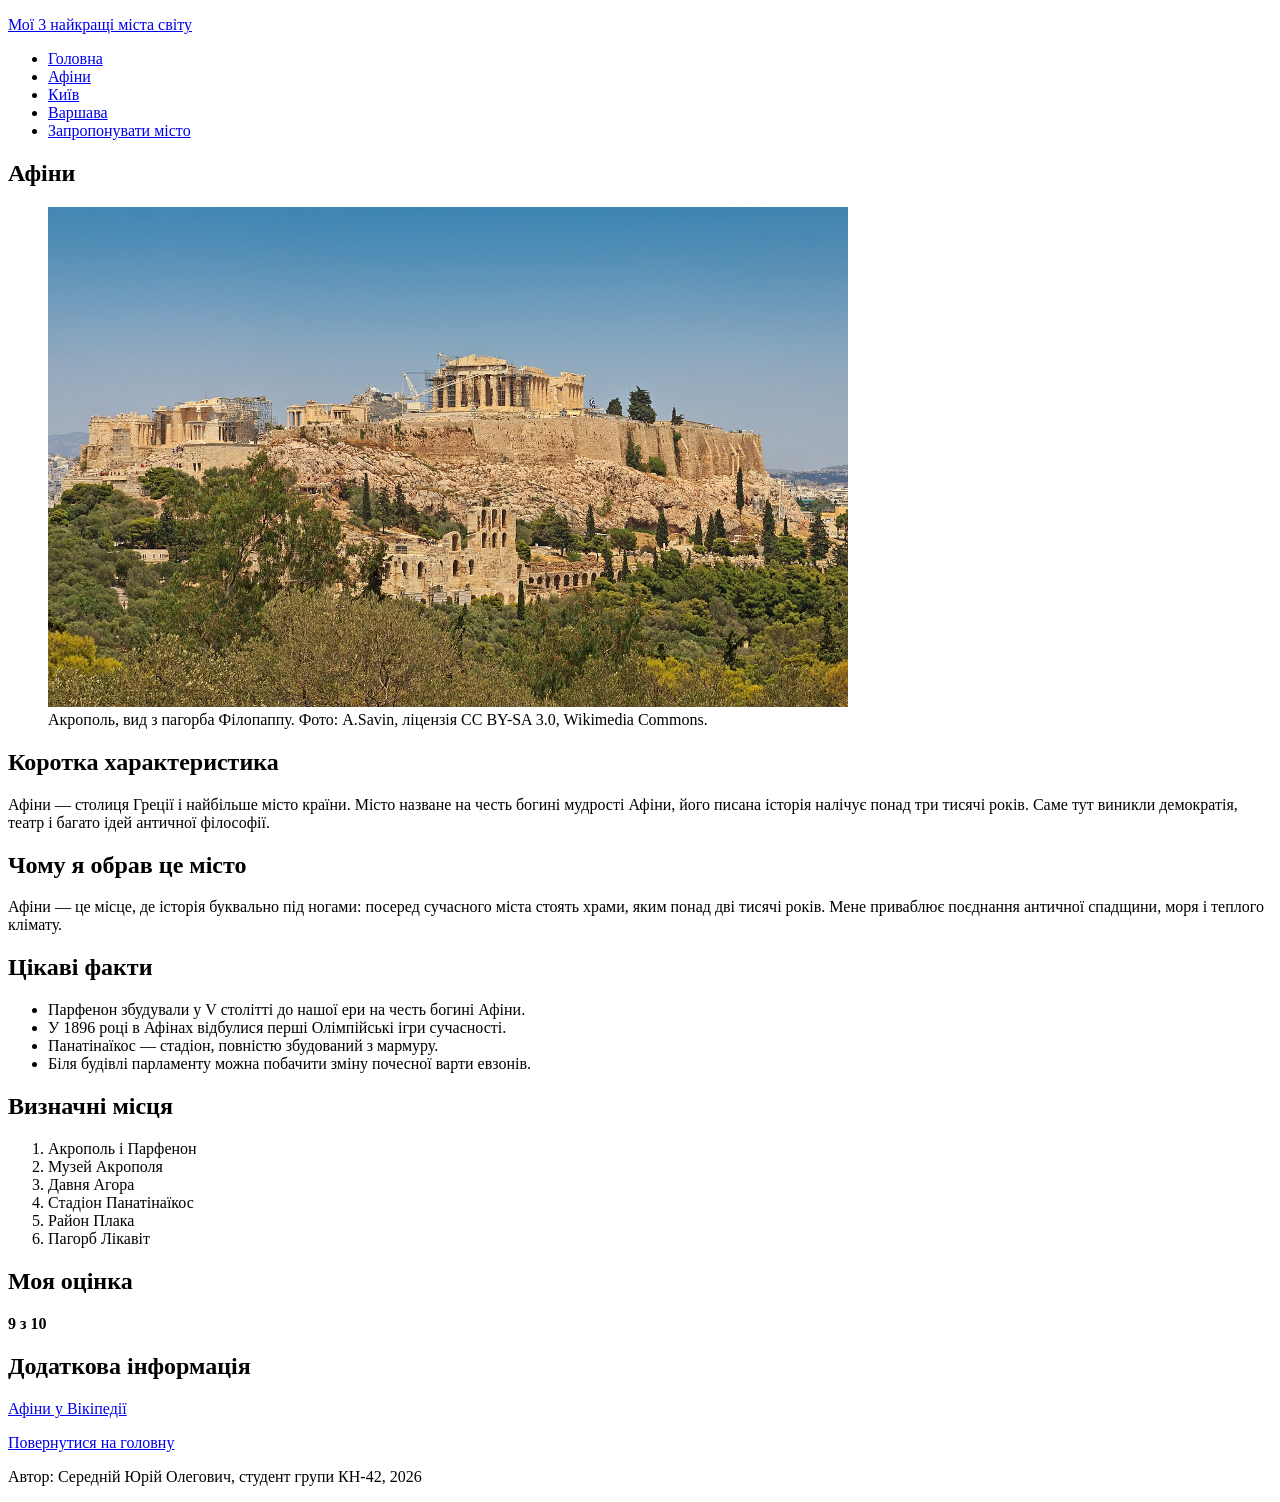
<file: city-athens.html>
<!DOCTYPE html>
<html lang="uk">
<head>
  <meta charset="UTF-8">
  <meta name="viewport" content="width=device-width, initial-scale=1">
  <title>Афіни — Мої 3 найкращі міста світу</title>
</head>
<body>
  <header>
    <p><a href="index.html">Мої 3 найкращі міста світу</a></p>
    <nav>
      <ul>
        <li><a href="index.html">Головна</a></li>
        <li><a href="city-athens.html">Афіни</a></li>
        <li><a href="city-kyiv.html">Київ</a></li>
        <li><a href="city-warsaw.html">Варшава</a></li>
        <li><a href="form.html">Запропонувати місто</a></li>
      </ul>
    </nav>
  </header>

  <main>
    <article>
      <h1>Афіни</h1>

      <figure>
        <img src="images/athens.jpg" width="800" height="500"
             alt="Пагорб Акрополь з Парфеноном і Ерехтейоном, нижче — арки Одеону Герода Аттика">
        <figcaption>
          Акрополь, вид з пагорба Філопаппу.
          Фото: A.Savin, ліцензія CC BY-SA 3.0, Wikimedia Commons.
        </figcaption>
      </figure>

      <section>
        <h2>Коротка характеристика</h2>
        <p>
          Афіни — столиця Греції і найбільше місто країни. Місто назване на честь
          богині мудрості Афіни, його писана історія налічує понад три тисячі років.
          Саме тут виникли демократія, театр і багато ідей античної філософії.
        </p>
      </section>

      <section>
        <h2>Чому я обрав це місто</h2>
        <p>
          Афіни — це місце, де історія буквально під ногами: посеред сучасного міста
          стоять храми, яким понад дві тисячі років. Мене приваблює поєднання античної
          спадщини, моря і теплого клімату.
        </p>
      </section>

      <section>
        <h2>Цікаві факти</h2>
        <ul>
          <li>Парфенон збудували у V столітті до нашої ери на честь богині Афіни.</li>
          <li>У 1896 році в Афінах відбулися перші Олімпійські ігри сучасності.</li>
          <li>Панатінаїкос — стадіон, повністю збудований з мармуру.</li>
          <li>Біля будівлі парламенту можна побачити зміну почесної варти евзонів.</li>
        </ul>
      </section>

      <section>
        <h2>Визначні місця</h2>
        <ol>
          <li>Акрополь і Парфенон</li>
          <li>Музей Акрополя</li>
          <li>Давня Агора</li>
          <li>Стадіон Панатінаїкос</li>
          <li>Район Плака</li>
          <li>Пагорб Лікавіт</li>
        </ol>
      </section>

      <section>
        <h2>Моя оцінка</h2>
        <p><strong>9 з 10</strong></p>
      </section>

      <section>
        <h2>Додаткова інформація</h2>
        <p><a href="https://uk.wikipedia.org/wiki/Афіни">Афіни у Вікіпедії</a></p>
      </section>
    </article>

    <p><a href="index.html">Повернутися на головну</a></p>
  </main>

  <footer>
    <p>Автор: Середній Юрій Олегович, студент групи КН-42, 2026</p>
  </footer>
</body>
</html>
</file>
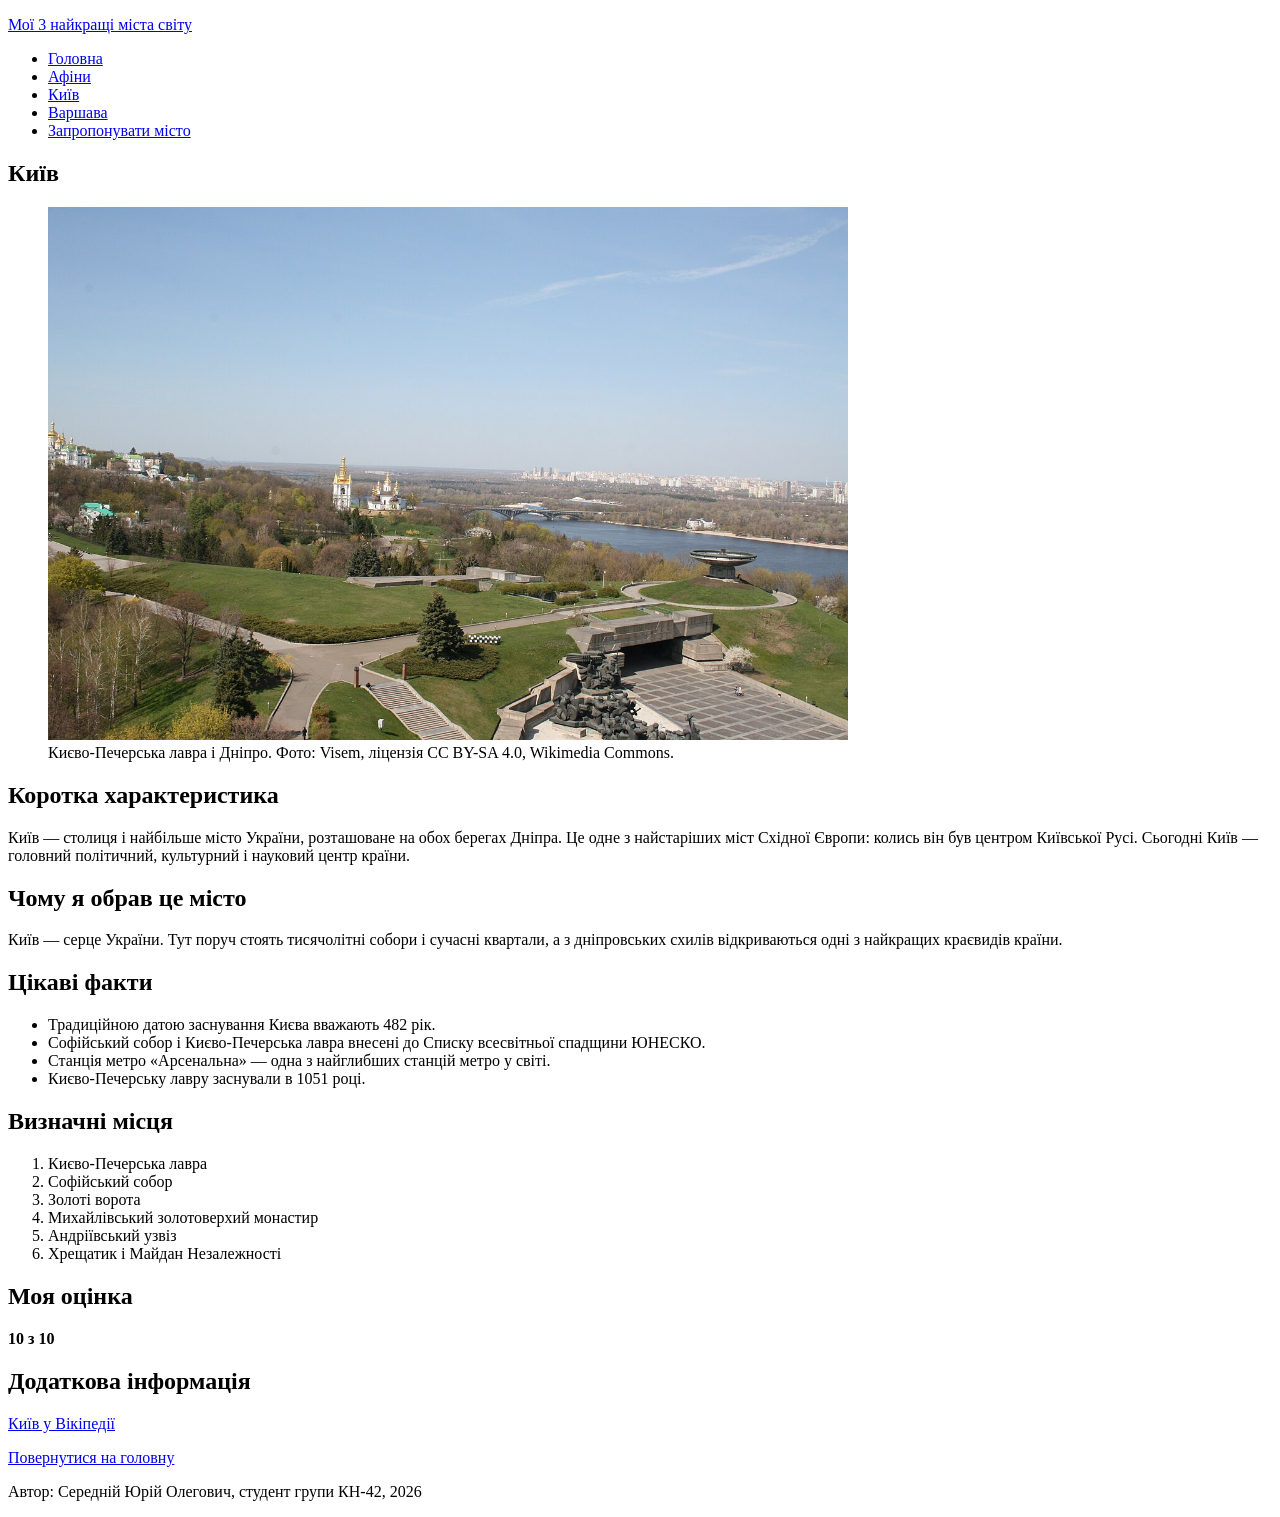
<file: city-kyiv.html>
<!DOCTYPE html>
<html lang="uk">
<head>
  <meta charset="UTF-8">
  <meta name="viewport" content="width=device-width, initial-scale=1">
  <title>Київ — Мої 3 найкращі міста світу</title>
</head>
<body>
  <header>
    <p><a href="index.html">Мої 3 найкращі міста світу</a></p>
    <nav>
      <ul>
        <li><a href="index.html">Головна</a></li>
        <li><a href="city-athens.html">Афіни</a></li>
        <li><a href="city-kyiv.html">Київ</a></li>
        <li><a href="city-warsaw.html">Варшава</a></li>
        <li><a href="form.html">Запропонувати місто</a></li>
      </ul>
    </nav>
  </header>

  <main>
    <article>
      <h1>Київ</h1>

      <figure>
        <img src="images/kyiv.jpg" width="800" height="533"
             alt="Вид з печерських пагорбів на Києво-Печерську лавру з золотими банями і річку Дніпро">
        <figcaption>
          Києво-Печерська лавра і Дніпро.
          Фото: Visem, ліцензія CC BY-SA 4.0, Wikimedia Commons.
        </figcaption>
      </figure>

      <section>
        <h2>Коротка характеристика</h2>
        <p>
          Київ — столиця і найбільше місто України, розташоване на обох берегах Дніпра.
          Це одне з найстаріших міст Східної Європи: колись він був центром Київської Русі.
          Сьогодні Київ — головний політичний, культурний і науковий центр країни.
        </p>
      </section>

      <section>
        <h2>Чому я обрав це місто</h2>
        <p>
          Київ — серце України. Тут поруч стоять тисячолітні собори і сучасні квартали,
          а з дніпровських схилів відкриваються одні з найкращих краєвидів країни.
        </p>
      </section>

      <section>
        <h2>Цікаві факти</h2>
        <ul>
          <li>Традиційною датою заснування Києва вважають 482 рік.</li>
          <li>Софійський собор і Києво-Печерська лавра внесені до Списку всесвітньої спадщини ЮНЕСКО.</li>
          <li>Станція метро «Арсенальна» — одна з найглибших станцій метро у світі.</li>
          <li>Києво-Печерську лавру заснували в 1051 році.</li>
        </ul>
      </section>

      <section>
        <h2>Визначні місця</h2>
        <ol>
          <li>Києво-Печерська лавра</li>
          <li>Софійський собор</li>
          <li>Золоті ворота</li>
          <li>Михайлівський золотоверхий монастир</li>
          <li>Андріївський узвіз</li>
          <li>Хрещатик і Майдан Незалежності</li>
        </ol>
      </section>

      <section>
        <h2>Моя оцінка</h2>
        <p><strong>10 з 10</strong></p>
      </section>

      <section>
        <h2>Додаткова інформація</h2>
        <p><a href="https://uk.wikipedia.org/wiki/Київ">Київ у Вікіпедії</a></p>
      </section>
    </article>

    <p><a href="index.html">Повернутися на головну</a></p>
  </main>

  <footer>
    <p>Автор: Середній Юрій Олегович, студент групи КН-42, 2026</p>
  </footer>
</body>
</html>
</file>
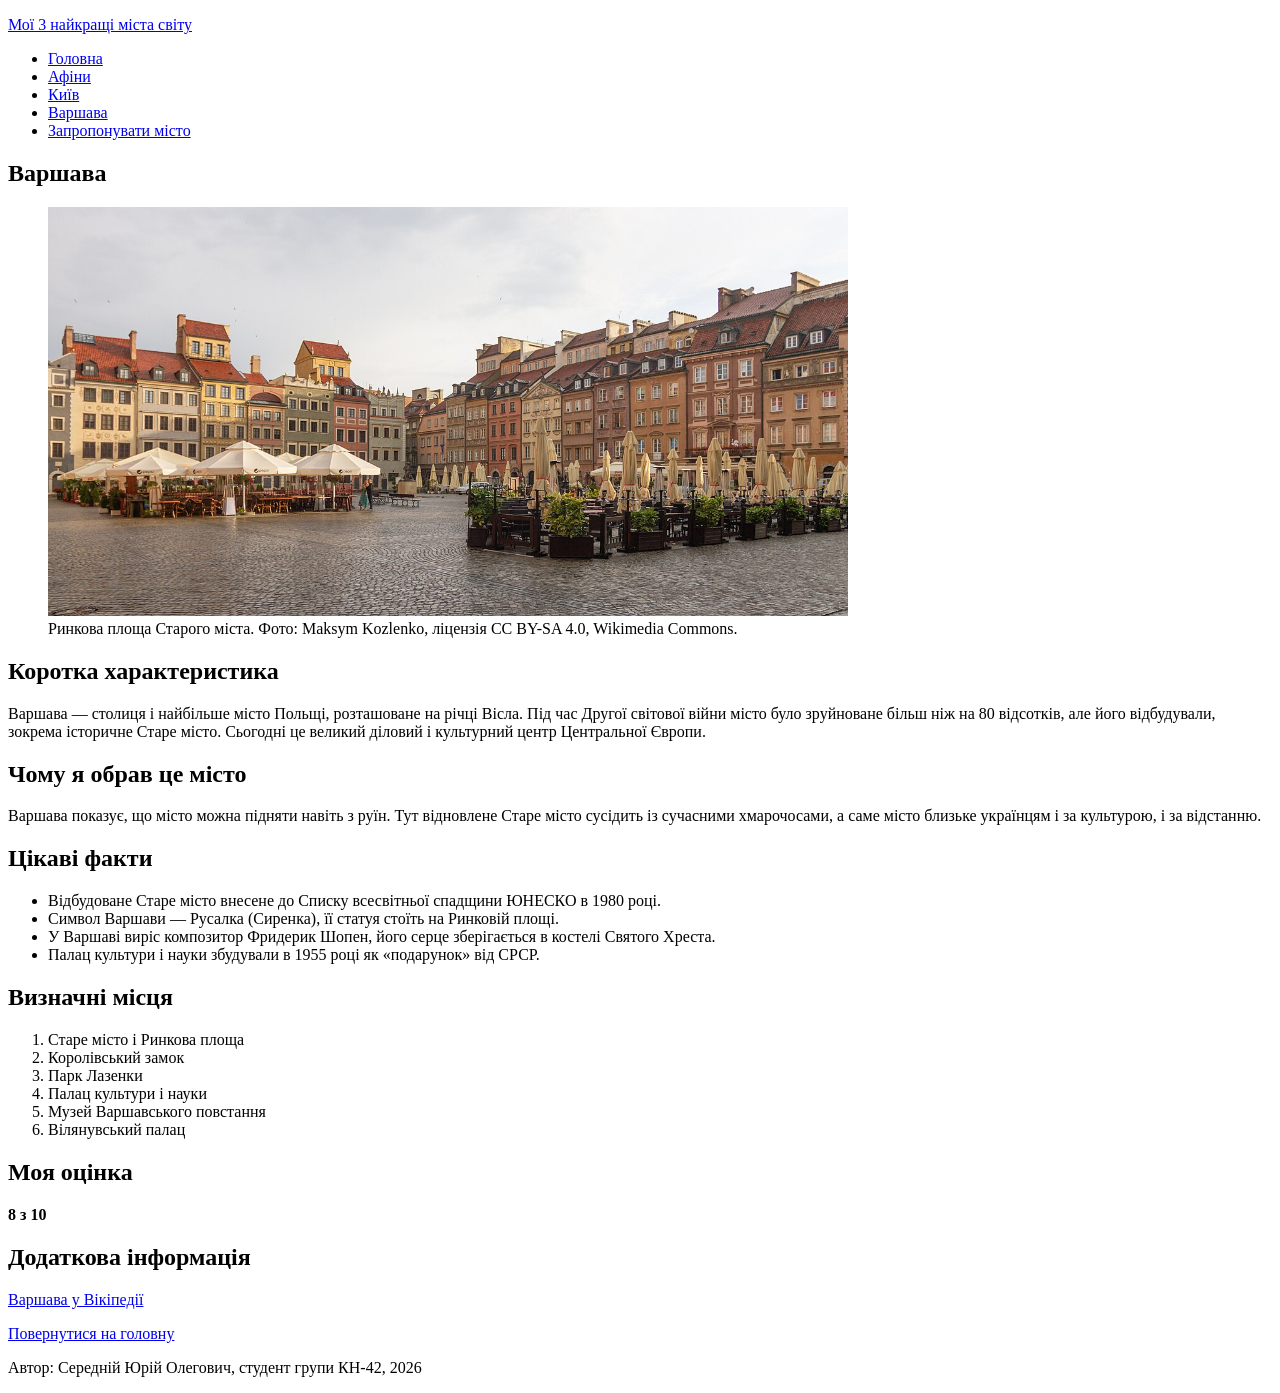
<file: city-warsaw.html>
<!DOCTYPE html>
<html lang="uk">
<head>
  <meta charset="UTF-8">
  <meta name="viewport" content="width=device-width, initial-scale=1">
  <title>Варшава — Мої 3 найкращі міста світу</title>
</head>
<body>
  <header>
    <p><a href="index.html">Мої 3 найкращі міста світу</a></p>
    <nav>
      <ul>
        <li><a href="index.html">Головна</a></li>
        <li><a href="city-athens.html">Афіни</a></li>
        <li><a href="city-kyiv.html">Київ</a></li>
        <li><a href="city-warsaw.html">Варшава</a></li>
        <li><a href="form.html">Запропонувати місто</a></li>
      </ul>
    </nav>
  </header>

  <main>
    <article>
      <h1>Варшава</h1>

      <figure>
        <img src="images/warsaw.jpg" width="800" height="409"
             alt="Ринкова площа Старого міста Варшави з різнокольоровими кам'яницями та літніми терасами кафе">
        <figcaption>
          Ринкова площа Старого міста.
          Фото: Maksym Kozlenko, ліцензія CC BY-SA 4.0, Wikimedia Commons.
        </figcaption>
      </figure>

      <section>
        <h2>Коротка характеристика</h2>
        <p>
          Варшава — столиця і найбільше місто Польщі, розташоване на річці Вісла.
          Під час Другої світової війни місто було зруйноване більш ніж на 80 відсотків,
          але його відбудували, зокрема історичне Старе місто.
          Сьогодні це великий діловий і культурний центр Центральної Європи.
        </p>
      </section>

      <section>
        <h2>Чому я обрав це місто</h2>
        <p>
          Варшава показує, що місто можна підняти навіть з руїн. Тут відновлене Старе
          місто сусідить із сучасними хмарочосами, а саме місто близьке українцям
          і за культурою, і за відстанню.
        </p>
      </section>

      <section>
        <h2>Цікаві факти</h2>
        <ul>
          <li>Відбудоване Старе місто внесене до Списку всесвітньої спадщини ЮНЕСКО в 1980 році.</li>
          <li>Символ Варшави — Русалка (Сиренка), її статуя стоїть на Ринковій площі.</li>
          <li>У Варшаві виріс композитор Фридерик Шопен, його серце зберігається в костелі Святого Хреста.</li>
          <li>Палац культури і науки збудували в 1955 році як «подарунок» від СРСР.</li>
        </ul>
      </section>

      <section>
        <h2>Визначні місця</h2>
        <ol>
          <li>Старе місто і Ринкова площа</li>
          <li>Королівський замок</li>
          <li>Парк Лазенки</li>
          <li>Палац культури і науки</li>
          <li>Музей Варшавського повстання</li>
          <li>Вілянувський палац</li>
        </ol>
      </section>

      <section>
        <h2>Моя оцінка</h2>
        <p><strong>8 з 10</strong></p>
      </section>

      <section>
        <h2>Додаткова інформація</h2>
        <p><a href="https://uk.wikipedia.org/wiki/Варшава">Варшава у Вікіпедії</a></p>
      </section>
    </article>

    <p><a href="index.html">Повернутися на головну</a></p>
  </main>

  <footer>
    <p>Автор: Середній Юрій Олегович, студент групи КН-42, 2026</p>
  </footer>
</body>
</html>
</file>
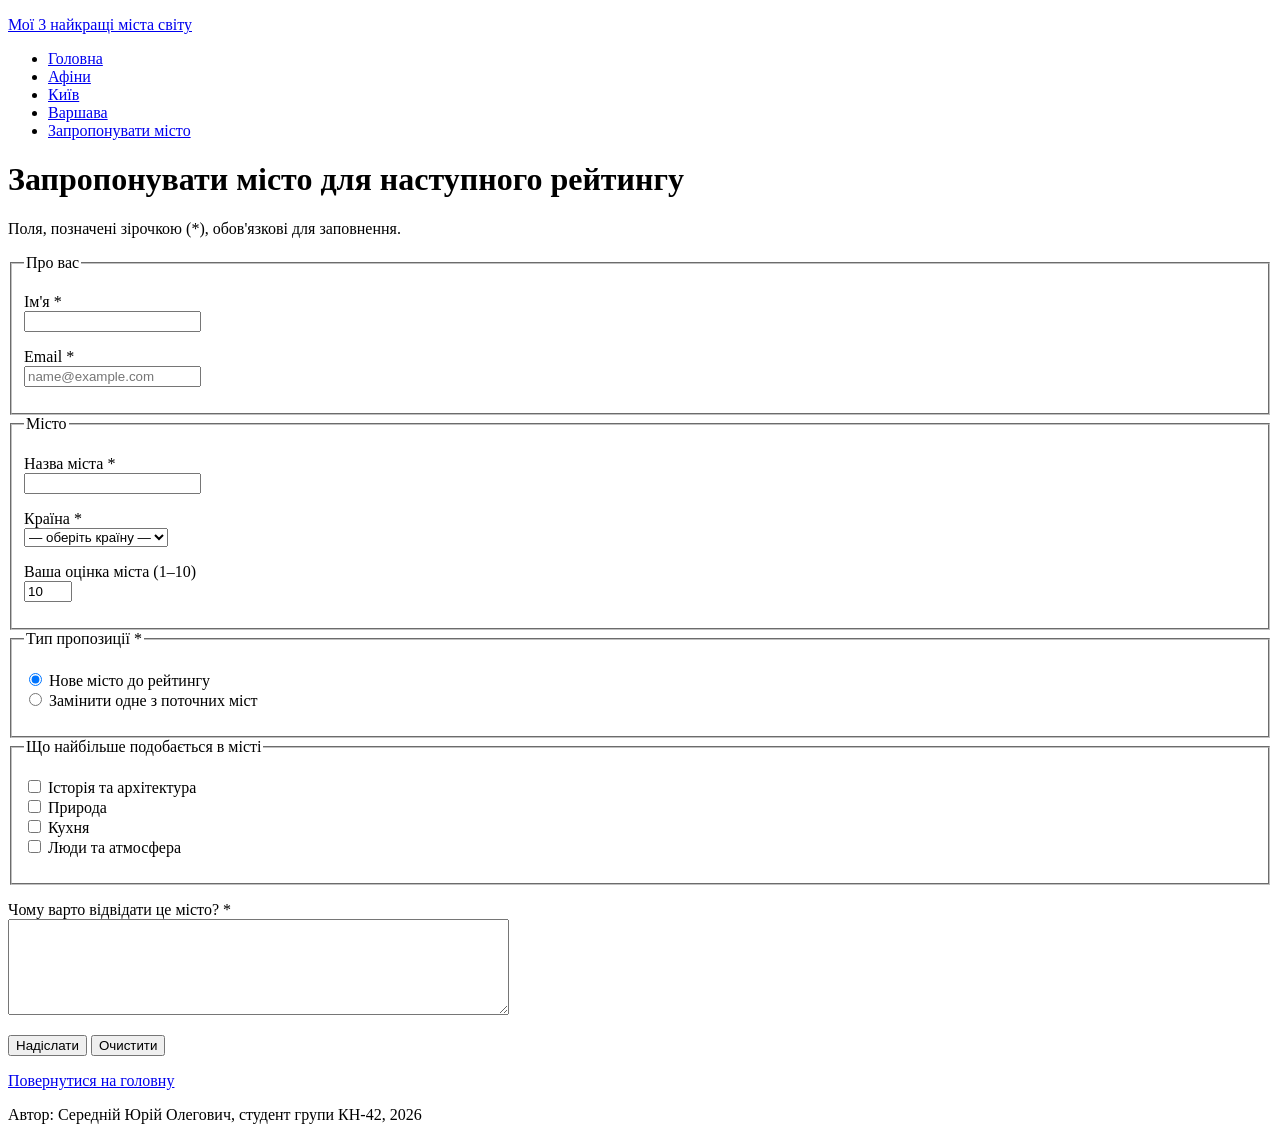
<file: form.html>
<!DOCTYPE html>
<html lang="uk">
<head>
  <meta charset="UTF-8">
  <meta name="viewport" content="width=device-width, initial-scale=1">
  <title>Запропонувати місто — Мої 3 найкращі міста світу</title>
</head>
<body>
  <header>
    <p><a href="index.html">Мої 3 найкращі міста світу</a></p>
    <nav>
      <ul>
        <li><a href="index.html">Головна</a></li>
        <li><a href="city-athens.html">Афіни</a></li>
        <li><a href="city-kyiv.html">Київ</a></li>
        <li><a href="city-warsaw.html">Варшава</a></li>
        <li><a href="form.html">Запропонувати місто</a></li>
      </ul>
    </nav>
  </header>

  <main>
    <h1>Запропонувати місто для наступного рейтингу</h1>
    <p>Поля, позначені зірочкою (*), обов'язкові для заповнення.</p>

    <form method="get">
      <fieldset>
        <legend>Про вас</legend>
        <p>
          <label for="name">Ім'я *</label><br>
          <input type="text" id="name" name="name" required>
        </p>
        <p>
          <label for="email">Email *</label><br>
          <input type="email" id="email" name="email" placeholder="name@example.com" required>
        </p>
      </fieldset>

      <fieldset>
        <legend>Місто</legend>
        <p>
          <label for="city">Назва міста *</label><br>
          <input type="text" id="city" name="city" required>
        </p>
        <p>
          <label for="country">Країна *</label><br>
          <select id="country" name="country" required>
            <option value="">— оберіть країну —</option>
            <option value="ukraine">Україна</option>
            <option value="poland">Польща</option>
            <option value="greece">Греція</option>
            <option value="italy">Італія</option>
            <option value="france">Франція</option>
            <option value="spain">Іспанія</option>
            <option value="other">Інша</option>
          </select>
        </p>
        <p>
          <label for="rating">Ваша оцінка міста (1–10)</label><br>
          <input type="number" id="rating" name="rating" min="1" max="10" value="10">
        </p>
      </fieldset>

      <fieldset>
        <legend>Тип пропозиції *</legend>
        <p>
          <input type="radio" id="type-new" name="type" value="new" required checked>
          <label for="type-new">Нове місто до рейтингу</label><br>
          <input type="radio" id="type-replace" name="type" value="replace">
          <label for="type-replace">Замінити одне з поточних міст</label>
        </p>
      </fieldset>

      <fieldset>
        <legend>Що найбільше подобається в місті</legend>
        <p>
          <input type="checkbox" id="like-history" name="likes" value="history">
          <label for="like-history">Історія та архітектура</label><br>
          <input type="checkbox" id="like-nature" name="likes" value="nature">
          <label for="like-nature">Природа</label><br>
          <input type="checkbox" id="like-food" name="likes" value="food">
          <label for="like-food">Кухня</label><br>
          <input type="checkbox" id="like-people" name="likes" value="people">
          <label for="like-people">Люди та атмосфера</label>
        </p>
      </fieldset>

      <p>
        <label for="reason">Чому варто відвідати це місто? *</label><br>
        <textarea id="reason" name="reason" rows="6" cols="60" required></textarea>
      </p>

      <p>
        <button type="submit">Надіслати</button>
        <button type="reset">Очистити</button>
      </p>
    </form>

    <p><a href="index.html">Повернутися на головну</a></p>
  </main>

  <footer>
    <p>Автор: Середній Юрій Олегович, студент групи КН-42, 2026</p>
  </footer>
</body>
</html>
</file>
<file: lab-2/css/style.css>
* {
  margin: 0;
  padding: 0;
}

html {
  font-size: 100%;
}

body {
  font-family: "Segoe UI", Arial, Helvetica, sans-serif;
  font-size: 0.9375rem;
  line-height: 1.5;
  color: #1f2937;
  background: #ffffff;
}

h1, h2, h3 {
  color: #111827;
  font-weight: 600;
  line-height: 1.2;
}

h1 {
  font-size: 2.5rem;
  margin-bottom: 16px;
}

h2 {
  font-size: 1.5rem;
  margin-bottom: 14px;
}

h3 {
  font-size: 1rem;
  margin-bottom: 8px;
}

p {
  color: #1f2937;
}

a {
  color: #1f8a3a;
}

.container {
  max-width: 1000px;
  margin: 0 auto;
  padding: 0 24px;
}

.site-header {
  background: #ffffff;
  border-bottom: 1px solid #e5e7eb;
}

.header-inner {
  display: flex;
  justify-content: space-between;
  align-items: center;
  height: 76px;
}

.logo {
  font-size: 1.375rem;
  font-weight: 700;
  color: #111827;
}

.slogan {
  font-size: 0.8125rem;
  color: #6b7280;
}

.main-nav ul {
  list-style: none;
}

.main-nav li {
  display: inline-block;
  margin-left: 24px;
}

.main-nav a {
  display: block;
  padding: 6px 4px;
  color: #111827;
  text-decoration: none;
  border-bottom: 2px solid transparent;
  transition: color 0.3s ease, border-color 0.3s ease;
}

.main-nav a:hover,
.main-nav a.active {
  color: #1f8a3a;
  border-bottom-color: #1f8a3a;
}

.hero {
  position: relative;
  overflow: hidden;
  height: 260px;
  background: #eef4f8;
}

.hero-sensor {
  position: absolute;
  top: 0;
  right: 0;
  width: 55%;
  height: 100%;
  object-fit: cover;
  object-position: right center;
  transform: scale(1);
  transition: transform 0.6s ease;
}

.hero::after {
  content: "";
  position: absolute;
  top: 0;
  right: 25%;
  width: 30%;
  height: 100%;
  background: linear-gradient(to right, #eef4f8, rgba(238, 244, 248, 0));
}

.hero:hover .hero-sensor {
  transform: scale(1.05);
}

.hero-content {
  position: relative;
  z-index: 1;
  padding-top: 32px;
}

#company-description {
  font-size: 0.9375rem;
  color: #374151;
  margin-bottom: 20px;
}

.btn {
  display: inline-block;
  padding: 12px 24px;
  border: none;
  border-radius: 4px;
  background-color: #1f8a3a;
  color: #ffffff;
  font-family: inherit;
  font-size: 0.9375rem;
  font-weight: 600;
  text-decoration: none;
  cursor: pointer;
  transition: background-color 0.3s ease, transform 0.3s ease;
}

.btn:hover {
  background-color: #145c27;
  transform: translateY(-2px);
}

.section {
  margin-top: 28px;
}

.section-lead {
  font-size: 0.875rem;
  color: #4b5563;
  margin: -6px 0 16px;
}

.metric {
  display: inline-block;
  vertical-align: top;
  box-sizing: border-box;
  width: 175px;
  height: 104px;
  padding: 12px 14px;
  margin: 0 6px 8px 0;
  border: 1px solid #dbe4ec;
  border-radius: 4px;
  background: #f5f9fc;
}

.metric-label {
  font-size: 0.75rem;
  color: #4b5563;
  margin-bottom: 4px;
}

.metric-value {
  font-size: 1.125rem;
  font-weight: 700;
  color: #111827;
  margin-bottom: 4px;
}

.metric-value-status {
  font-size: 0.9375rem;
  line-height: 1.35;
}

.metric-note {
  font-size: 0.75rem;
  color: #4b5563;
}

.unit {
  display: inline;
}

.badge {
  display: block;
  padding: 2px 6px;
  border-radius: 3px;
  font-size: 0.75rem;
}

.badge-ok {
  background: #dff3e4;
  color: #1f7a35;
}

.card {
  display: inline-block;
  vertical-align: top;
  box-sizing: border-box;
  width: 222px;
  height: 92px;
  padding: 12px 14px;
  margin: 0 6px 8px 0;
  border: 1px solid #dbe4ec;
  border-radius: 4px;
  background: #f5f9fc;
  transition: transform 0.3s ease, box-shadow 0.3s ease;
}

.card:hover {
  transform: translateY(-4px);
  box-shadow: 0 6px 14px rgba(17, 24, 39, 0.12);
}

.card p {
  font-size: 0.8125rem;
  color: #4b5563;
}

.warning {
  position: relative;
  margin-top: 28px;
  padding: 14px 16px;
  border: 1px solid #f2a7a7;
  border-radius: 4px;
  background: #fdecec;
}

.warning h2 {
  color: #d32f2f;
  font-size: 1.375rem;
  margin-bottom: 6px;
}

.warning-badge {
  position: absolute;
  top: 12px;
  right: 14px;
  padding: 2px 8px;
  border-radius: 3px;
  background: #d32f2f;
  color: #ffffff;
  font-size: 0.6875rem;
  font-weight: 600;
  text-transform: uppercase;
}

#warning-text {
  color: #3f3f46;
}

.warning .warning-text {
  color: #d32f2f;
  font-size: 0.8125rem;
}

.measurements-table {
  width: 100%;
  border-collapse: collapse;
  border: 1px solid #dbe4ec;
  font-size: 0.8125rem;
}

.measurements-table th,
.measurements-table td {
  padding: 6px 10px;
  border: 1px solid #dbe4ec;
  text-align: left;
}

.measurements-table th {
  background: #e8eef4;
  font-weight: 600;
}

.level-danger,
.status-danger {
  color: #d32f2f;
}

.status-ok {
  color: #1f8a3a;
}

.form-row {
  display: flex;
  gap: 18px;
  margin-bottom: 14px;
}

.form-col {
  flex: 1;
}

.field {
  margin-bottom: 12px;
}

.order-form label {
  display: block;
  font-size: 0.8125rem;
  margin-bottom: 4px;
}

.required {
  display: inline;
  color: #d32f2f;
}

input[type="text"],
input[type="email"],
select,
textarea {
  box-sizing: border-box;
  width: 100%;
  height: 36px;
  padding: 6px 10px;
  border: 1px solid #d1d5db;
  border-radius: 4px;
  background: #ffffff;
  font-family: inherit;
  font-size: 0.8125rem;
  color: #1f2937;
}

textarea {
  height: 108px;
  resize: vertical;
}

input[type="email"]:focus,
input[type="text"]:focus,
select:focus,
textarea:focus {
  outline: none;
  border-color: #1f8a3a;
}

.site-footer {
  margin-top: 40px;
  padding: 24px 0;
  background: #2b333d;
}

.footer-inner {
  display: flex;
  justify-content: space-between;
  align-items: center;
}

.site-footer p {
  color: #d1d5db;
  font-size: 0.8125rem;
}

.site-footer .footer-name {
  color: #ffffff;
  font-size: 1.125rem;
  font-weight: 700;
}

.site-footer a {
  color: #ffffff;
  text-decoration: none;
}

.footer-right {
  text-align: right;
}

.footer-nav a {
  display: inline-block;
  margin-left: 18px;
  font-size: 0.875rem;
}

.footer-nav a:hover {
  text-decoration: underline;
}

.copyright {
  margin-top: 6px;
}

.footer-contacts {
  margin-top: 6px;
}
</file>
<file: lab-3/css/main.css>
*,
*::before,
*::after {
  box-sizing: border-box;
}

html {
  scroll-behavior: smooth;
}

body {
  margin: 0;
  font-family: "Segoe UI", Arial, Helvetica, sans-serif;
  font-size: 1rem;
  line-height: 1.5;
  color: #14213d;
  background: #ffffff;
}

h1,
h2,
h3,
p {
  margin: 0;
}

h1,
h2,
h3 {
  color: #111827;
  font-weight: 600;
  line-height: 1.2;
}

h2 {
  font-size: 1.5rem;
  margin-bottom: 16px;
}

h3 {
  font-size: 1rem;
  margin-bottom: 8px;
}

a {
  color: #1f8a4c;
}

img {
  display: block;
  max-width: 100%;
  height: auto;
}

button,
input,
select,
textarea {
  font: inherit;
}

@media (prefers-reduced-motion: reduce) {
  html {
    scroll-behavior: auto;
  }
  *,
  *::before,
  *::after {
    transition: none !important;
  }
}
.container {
  width: min(100% - 32px, 1200px);
  margin-inline: auto;
}

.header {
  border-bottom: 1px solid #d6e2ec;
  background: #ffffff;
}
.header__inner {
  display: flex;
  flex-direction: column;
  gap: 16px;
  padding-block: 16px;
}
@media (min-width: 768px) {
  .header__inner {
    flex-direction: row;
    justify-content: space-between;
    align-items: center;
  }
}

.hero {
  background: #eef4f8;
}
.hero__inner {
  display: grid;
  grid-template-columns: 1fr;
  gap: 24px;
  padding-block: 24px;
}
@media (min-width: 768px) {
  .hero__inner {
    grid-template-columns: 1.1fr 0.9fr;
    align-items: center;
    padding-block: 40px;
  }
}
.hero__image img {
  width: 100%;
  max-height: 340px;
  border-radius: 6px;
  object-fit: cover;
}

.section {
  margin-top: 40px;
}

.monitoring-grid {
  display: grid;
  grid-template-columns: 1fr;
  gap: 16px;
}
@media (min-width: 768px) {
  .monitoring-grid {
    grid-template-columns: repeat(2, 1fr);
  }
}
@media (min-width: 1024px) {
  .monitoring-grid {
    grid-template-columns: repeat(5, 1fr);
  }
}

.services-grid {
  display: grid;
  grid-template-columns: 1fr;
  gap: 16px;
}
@media (min-width: 768px) {
  .services-grid {
    grid-template-columns: repeat(2, 1fr);
  }
}
@media (min-width: 1024px) {
  .services-grid {
    grid-template-columns: repeat(4, 1fr);
  }
}

.footer {
  margin-top: 40px;
  padding-block: 24px;
  background: #263746;
  color: #d1d5db;
}
.footer__inner {
  display: flex;
  flex-direction: column;
  gap: 24px;
}
@media (min-width: 768px) {
  .footer__inner {
    flex-direction: row;
    justify-content: space-between;
    align-items: center;
  }
}
.footer__nav {
  display: flex;
  flex-direction: column;
  gap: 8px;
}
@media (min-width: 768px) {
  .footer__nav {
    flex-direction: row;
    flex-wrap: wrap;
    gap: 24px;
  }
}
@media (min-width: 768px) {
  .footer__right {
    text-align: right;
  }
}

.brand__logo {
  font-size: 1.375rem;
  font-weight: 700;
  color: #111827;
}
.brand__slogan {
  font-size: 0.8125rem;
  color: #5f6b7a;
}

.nav {
  display: flex;
  flex-direction: column;
  gap: 4px;
  margin: 0;
  padding: 0;
  list-style: none;
}
@media (min-width: 768px) {
  .nav {
    flex-direction: row;
    flex-wrap: wrap;
    gap: 24px;
  }
}
.nav__link {
  display: block;
  padding: 6px 4px;
  color: #111827;
  text-decoration: none;
  border-bottom: 2px solid transparent;
  transition: color 0.3s ease, border-color 0.3s ease;
}
.nav__link:hover, .nav__link--active {
  color: #1f8a4c;
  border-bottom-color: #1f8a4c;
}

.hero h1 {
  margin-bottom: 16px;
  font-size: clamp(1.8rem, 6vw, 3.2rem);
}
.hero__text {
  margin-bottom: 24px;
  color: #374151;
}

.btn {
  display: inline-block;
  padding: 12px 24px;
  border: none;
  border-radius: 6px;
  background-color: #1f8a4c;
  color: #ffffff;
  font-weight: 600;
  text-decoration: none;
  cursor: pointer;
  transition: background-color 0.3s ease;
}
.btn:hover {
  background-color: #146c3a;
}

.metric {
  padding: 16px;
  border: 1px solid #d6e2ec;
  border-radius: 6px;
  background: #f4f8fb;
}
.metric__label, .metric__note {
  font-size: 0.75rem;
  color: #5f6b7a;
}
.metric__value {
  margin-block: 4px;
  font-size: 1.125rem;
  font-weight: 700;
  color: #111827;
}
@media (min-width: 768px) {
  .metric--wide {
    grid-column: span 2;
  }
}
@media (min-width: 1024px) {
  .metric--wide {
    grid-column: auto;
  }
}

.badge {
  display: inline-block;
  padding: 2px 8px;
  border-radius: 3px;
  font-size: 0.75rem;
}
.badge--ok {
  background: #dff3e4;
  color: #188a45;
}

.card {
  padding: 16px;
  border: 1px solid #d6e2ec;
  border-radius: 6px;
  background: #f4f8fb;
  display: flex;
  flex-direction: column;
  gap: 4px;
  transition: transform 0.3s ease, box-shadow 0.3s ease;
}
.card h3 {
  margin: 0;
}
.card p {
  font-size: 0.875rem;
  color: #5f6b7a;
}
.card:hover {
  transform: translateY(-4px);
  box-shadow: 0 6px 14px rgba(17, 24, 39, 0.12);
}

.warning {
  position: relative;
  width: 100%;
  margin-top: 40px;
  padding: 16px;
  border: 1px solid #f2a7a7;
  border-radius: 6px;
  background: #fdecec;
}
.warning h2 {
  margin-bottom: 8px;
  color: #e53935;
}
.warning__badge {
  position: absolute;
  top: 12px;
  right: 14px;
  padding: 2px 8px;
  border-radius: 3px;
  background: #e53935;
  color: #ffffff;
  font-size: 0.6875rem;
  font-weight: 600;
  text-transform: uppercase;
}
.warning__text {
  font-size: 0.875rem;
}

.table-wrapper {
  width: 100%;
  overflow-x: auto;
}
.table-wrapper table {
  width: 100%;
  min-width: 640px;
  border-collapse: collapse;
  font-size: 0.875rem;
}
.table-wrapper th,
.table-wrapper td {
  padding: 8px 12px;
  border: 1px solid #d6e2ec;
  text-align: left;
}
.table-wrapper th {
  background: #e8eef4;
  font-weight: 600;
}

.status--danger {
  color: #e53935;
}
.status--ok {
  color: #188a45;
}

.form {
  display: grid;
  grid-template-columns: 1fr;
  gap: 16px;
}
@media (min-width: 1024px) {
  .form {
    grid-template-columns: 2fr 1fr;
    align-items: start;
  }
}
.form__fields {
  display: grid;
  grid-template-columns: 1fr;
  gap: 16px;
}
@media (min-width: 768px) {
  .form__fields {
    grid-template-columns: repeat(2, 1fr);
  }
}
.form__lead {
  margin: -8px 0 16px;
  color: #5f6b7a;
}
.form label {
  display: block;
  margin-bottom: 4px;
  font-size: 0.875rem;
}
.form input,
.form select,
.form textarea {
  width: 100%;
  max-width: 100%;
  padding: 8px 12px;
  border: 1px solid #c9d3dd;
  border-radius: 6px;
  background: #ffffff;
  color: #14213d;
}
.form input:focus,
.form select:focus,
.form textarea:focus {
  outline: none;
  border-color: #1f8a4c;
}
.form textarea {
  min-height: 124px;
  resize: vertical;
}
.form__actions {
  grid-column: 1/-1;
}

.required {
  color: #e53935;
}

.footer__name {
  font-size: 1.125rem;
  font-weight: 700;
  color: #ffffff;
}
.footer p {
  font-size: 0.875rem;
}
.footer a {
  color: #ffffff;
  text-decoration: none;
}
.footer a:hover {
  text-decoration: underline;
}
.footer__contacts {
  margin-top: 6px;
}
.footer__copyright {
  margin-top: 6px;
}
</file>
<file: lab-4/css/main.css>
*,
*::before,
*::after {
  box-sizing: border-box;
}

html {
  scroll-behavior: smooth;
}

body {
  margin: 0;
  font-family: "Segoe UI", Arial, Helvetica, sans-serif;
  font-size: 1rem;
  line-height: 1.5;
  color: #14213d;
  background: #ffffff;
}

h1,
h2,
h3,
p {
  margin: 0;
}

h1,
h2,
h3 {
  color: #111827;
  font-weight: 600;
  line-height: 1.2;
}

h2 {
  font-size: 1.5rem;
  margin-bottom: 16px;
}

h3 {
  font-size: 1rem;
  margin-bottom: 8px;
}

a {
  color: #1f8a4c;
}

img {
  display: block;
  max-width: 100%;
  height: auto;
}

button,
input,
select,
textarea {
  font: inherit;
}

@media (prefers-reduced-motion: reduce) {
  html {
    scroll-behavior: auto;
  }
  *,
  *::before,
  *::after {
    transition: none !important;
  }
}
.container {
  width: min(100% - 32px, 1200px);
  margin-inline: auto;
}

.header {
  border-bottom: 1px solid #d6e2ec;
  background: #ffffff;
}
.header__inner {
  display: flex;
  flex-direction: column;
  gap: 16px;
  padding-block: 16px;
}
@media (min-width: 768px) {
  .header__inner {
    flex-direction: row;
    justify-content: space-between;
    align-items: center;
  }
}

.hero {
  background: #eef4f8;
}
.hero__inner {
  display: grid;
  grid-template-columns: 1fr;
  gap: 24px;
  padding-block: 24px;
}
@media (min-width: 768px) {
  .hero__inner {
    grid-template-columns: 1.1fr 0.9fr;
    align-items: center;
    padding-block: 40px;
  }
}
.hero__image img {
  width: 100%;
  max-height: 340px;
  border-radius: 6px;
  object-fit: cover;
}

.section {
  margin-top: 40px;
}

.monitoring-grid {
  display: grid;
  grid-template-columns: 1fr;
  gap: 16px;
}
@media (min-width: 768px) {
  .monitoring-grid {
    grid-template-columns: repeat(2, 1fr);
  }
}
@media (min-width: 1024px) {
  .monitoring-grid {
    grid-template-columns: repeat(5, 1fr);
  }
}

.services-grid {
  display: grid;
  grid-template-columns: 1fr;
  gap: 16px;
}
@media (min-width: 768px) {
  .services-grid {
    grid-template-columns: repeat(2, 1fr);
  }
}
@media (min-width: 1024px) {
  .services-grid {
    grid-template-columns: repeat(4, 1fr);
  }
}

.footer {
  margin-top: 40px;
  padding-block: 24px;
  background: #263746;
  color: #d1d5db;
}
.footer__inner {
  display: flex;
  flex-direction: column;
  gap: 24px;
}
@media (min-width: 768px) {
  .footer__inner {
    flex-direction: row;
    justify-content: space-between;
    align-items: center;
  }
}
.footer__nav {
  display: flex;
  flex-direction: column;
  gap: 8px;
}
@media (min-width: 768px) {
  .footer__nav {
    flex-direction: row;
    flex-wrap: wrap;
    gap: 24px;
  }
}
@media (min-width: 768px) {
  .footer__right {
    text-align: right;
  }
}

.brand__logo {
  font-size: 1.375rem;
  font-weight: 700;
  color: #111827;
}
.brand__slogan {
  font-size: 0.8125rem;
  color: #5f6b7a;
}

.nav {
  display: flex;
  flex-direction: column;
  gap: 4px;
  margin: 0;
  padding: 0;
  list-style: none;
}
@media (min-width: 768px) {
  .nav {
    flex-direction: row;
    flex-wrap: wrap;
    gap: 24px;
  }
}
.nav__link {
  display: block;
  padding: 6px 4px;
  color: #111827;
  text-decoration: none;
  border-bottom: 2px solid transparent;
  transition: color 0.3s ease, border-color 0.3s ease;
}
.nav__link:hover, .nav__link--active {
  color: #1f8a4c;
  border-bottom-color: #1f8a4c;
}

.hero h1 {
  margin-bottom: 16px;
  font-size: clamp(1.8rem, 6vw, 3.2rem);
}
.hero__text {
  margin-bottom: 24px;
  color: #374151;
}

.btn {
  display: inline-block;
  padding: 12px 24px;
  border: none;
  border-radius: 6px;
  background-color: #1f8a4c;
  color: #ffffff;
  font-weight: 600;
  text-decoration: none;
  cursor: pointer;
  transition: background-color 0.3s ease;
}
.btn:hover {
  background-color: #146c3a;
}

.metric {
  padding: 16px;
  border: 1px solid #d6e2ec;
  border-radius: 6px;
  background: #f4f8fb;
}
.metric__label, .metric__note {
  font-size: 0.75rem;
  color: #5f6b7a;
}
.metric__value {
  margin-block: 4px;
  font-size: 1.125rem;
  font-weight: 700;
  color: #111827;
}
@media (min-width: 768px) {
  .metric--wide {
    grid-column: span 2;
  }
}
@media (min-width: 1024px) {
  .metric--wide {
    grid-column: auto;
  }
}

.badge {
  display: inline-block;
  padding: 2px 8px;
  border-radius: 3px;
  font-size: 0.75rem;
}
.badge--ok {
  background: #dff3e4;
  color: #188a45;
}

.card {
  padding: 16px;
  border: 1px solid #d6e2ec;
  border-radius: 6px;
  background: #f4f8fb;
  display: flex;
  flex-direction: column;
  gap: 4px;
  transition: transform 0.3s ease, box-shadow 0.3s ease;
}
.card h3 {
  margin: 0;
}
.card p {
  font-size: 0.875rem;
  color: #5f6b7a;
}
.card:hover {
  transform: translateY(-4px);
  box-shadow: 0 6px 14px rgba(17, 24, 39, 0.12);
}

.warning {
  position: relative;
  width: 100%;
  margin-top: 40px;
  padding: 16px;
  border: 1px solid #f2a7a7;
  border-radius: 6px;
  background: #fdecec;
}
.warning h2 {
  margin-bottom: 8px;
  color: #e53935;
}
.warning__badge {
  position: absolute;
  top: 12px;
  right: 14px;
  padding: 2px 8px;
  border-radius: 3px;
  background: #e53935;
  color: #ffffff;
  font-size: 0.6875rem;
  font-weight: 600;
  text-transform: uppercase;
}
.warning__text {
  font-size: 0.875rem;
}

.table-wrapper {
  width: 100%;
  overflow-x: auto;
}
.table-wrapper table {
  width: 100%;
  min-width: 640px;
  border-collapse: collapse;
  font-size: 0.875rem;
}
.table-wrapper th,
.table-wrapper td {
  padding: 8px 12px;
  border: 1px solid #d6e2ec;
  text-align: left;
}
.table-wrapper th {
  background: #e8eef4;
  font-weight: 600;
}

.status--danger {
  color: #e53935;
}
.status--ok {
  color: #188a45;
}

.form {
  display: grid;
  grid-template-columns: 1fr;
  gap: 16px;
}
@media (min-width: 1024px) {
  .form {
    grid-template-columns: 2fr 1fr;
    align-items: start;
  }
}
.form__fields {
  display: grid;
  grid-template-columns: 1fr;
  gap: 16px;
}
@media (min-width: 768px) {
  .form__fields {
    grid-template-columns: repeat(2, 1fr);
  }
}
.form__lead {
  margin: -8px 0 16px;
  color: #5f6b7a;
}
.form label {
  display: block;
  margin-bottom: 4px;
  font-size: 0.875rem;
}
.form input,
.form select,
.form textarea {
  width: 100%;
  max-width: 100%;
  padding: 8px 12px;
  border: 1px solid #c9d3dd;
  border-radius: 6px;
  background: #ffffff;
  color: #14213d;
}
.form input:focus,
.form select:focus,
.form textarea:focus {
  outline: none;
  border-color: #1f8a4c;
}
.form textarea {
  min-height: 124px;
  resize: vertical;
}
.form__actions {
  grid-column: 1/-1;
}

.required {
  color: #e53935;
}

.footer__name {
  font-size: 1.125rem;
  font-weight: 700;
  color: #ffffff;
}
.footer p {
  font-size: 0.875rem;
}
.footer a {
  color: #ffffff;
  text-decoration: none;
}
.footer a:hover {
  text-decoration: underline;
}
.footer__contacts {
  margin-top: 6px;
}
.footer__copyright {
  margin-top: 6px;
}
</file>
<file: lab-5/css/main.css>
*,
*::before,
*::after {
  box-sizing: border-box;
}

html {
  scroll-behavior: smooth;
}

body {
  margin: 0;
  font-family: "Segoe UI", Arial, Helvetica, sans-serif;
  font-size: 1rem;
  line-height: 1.5;
  color: #14213d;
  background: #ffffff;
}

h1,
h2,
h3,
p {
  margin: 0;
}

h1,
h2,
h3 {
  color: #111827;
  font-weight: 600;
  line-height: 1.2;
}

h2 {
  font-size: 1.5rem;
  margin-bottom: 16px;
}

h3 {
  font-size: 1rem;
  margin-bottom: 8px;
}

a {
  color: #1f8a4c;
}

img {
  display: block;
  max-width: 100%;
  height: auto;
}

button,
input,
select,
textarea {
  font: inherit;
}

@media (prefers-reduced-motion: reduce) {
  html {
    scroll-behavior: auto;
  }
  *,
  *::before,
  *::after {
    transition: none !important;
  }
}
.container {
  width: min(100% - 32px, 1200px);
  margin-inline: auto;
}

.header {
  border-bottom: 1px solid #d6e2ec;
  background: #ffffff;
}
.header__inner {
  display: flex;
  flex-direction: column;
  gap: 16px;
  padding-block: 16px;
}
@media (min-width: 768px) {
  .header__inner {
    flex-direction: row;
    justify-content: space-between;
    align-items: center;
  }
}

.hero {
  background: #eef4f8;
}
.hero__inner {
  display: grid;
  grid-template-columns: 1fr;
  gap: 24px;
  padding-block: 24px;
}
@media (min-width: 768px) {
  .hero__inner {
    grid-template-columns: 1.1fr 0.9fr;
    align-items: center;
    padding-block: 40px;
  }
}
.hero__image img {
  width: 100%;
  max-height: 340px;
  border-radius: 6px;
  object-fit: cover;
}

.section {
  margin-top: 40px;
}

.monitoring-grid {
  display: grid;
  grid-template-columns: 1fr;
  gap: 16px;
}
@media (min-width: 768px) {
  .monitoring-grid {
    grid-template-columns: repeat(2, 1fr);
  }
}
@media (min-width: 1024px) {
  .monitoring-grid {
    grid-template-columns: repeat(5, 1fr);
  }
}

.services-grid {
  display: grid;
  grid-template-columns: 1fr;
  gap: 16px;
}
@media (min-width: 768px) {
  .services-grid {
    grid-template-columns: repeat(2, 1fr);
  }
}
@media (min-width: 1024px) {
  .services-grid {
    grid-template-columns: repeat(4, 1fr);
  }
}

.footer {
  margin-top: 40px;
  padding-block: 24px;
  background: #263746;
  color: #d1d5db;
}
.footer__inner {
  display: flex;
  flex-direction: column;
  gap: 24px;
}
@media (min-width: 768px) {
  .footer__inner {
    flex-direction: row;
    justify-content: space-between;
    align-items: center;
  }
}
.footer__nav {
  display: flex;
  flex-direction: column;
  gap: 8px;
}
@media (min-width: 768px) {
  .footer__nav {
    flex-direction: row;
    flex-wrap: wrap;
    gap: 24px;
  }
}
@media (min-width: 768px) {
  .footer__right {
    text-align: right;
  }
}

.brand__logo {
  font-size: 1.375rem;
  font-weight: 700;
  color: #111827;
}
.brand__slogan {
  font-size: 0.8125rem;
  color: #5f6b7a;
}

.nav {
  display: flex;
  flex-direction: column;
  gap: 4px;
  margin: 0;
  padding: 0;
  list-style: none;
}
@media (min-width: 768px) {
  .nav {
    flex-direction: row;
    flex-wrap: wrap;
    gap: 24px;
  }
}
.nav__link {
  display: block;
  padding: 6px 4px;
  color: #111827;
  text-decoration: none;
  border-bottom: 2px solid transparent;
  transition: color 0.3s ease, border-color 0.3s ease;
}
.nav__link:hover, .nav__link--active {
  color: #1f8a4c;
  border-bottom-color: #1f8a4c;
}

.hero h1 {
  margin-bottom: 16px;
  font-size: clamp(1.8rem, 6vw, 3.2rem);
}
.hero__text {
  margin-bottom: 24px;
  color: #374151;
}

.btn {
  display: inline-block;
  padding: 12px 24px;
  border: none;
  border-radius: 6px;
  background-color: #1f8a4c;
  color: #ffffff;
  font-weight: 600;
  text-decoration: none;
  cursor: pointer;
  transition: background-color 0.3s ease;
}
.btn:hover {
  background-color: #146c3a;
}

.metric {
  padding: 16px;
  border: 1px solid #d6e2ec;
  border-radius: 6px;
  background: #f4f8fb;
}
.metric__label, .metric__note {
  font-size: 0.75rem;
  color: #5f6b7a;
}
.metric__value {
  margin-block: 4px;
  font-size: 1.125rem;
  font-weight: 700;
  color: #111827;
}
@media (min-width: 768px) {
  .metric--wide {
    grid-column: span 2;
  }
}
@media (min-width: 1024px) {
  .metric--wide {
    grid-column: auto;
  }
}

.badge {
  display: inline-block;
  padding: 2px 8px;
  border-radius: 3px;
  font-size: 0.75rem;
}
.badge--ok {
  background: #dff3e4;
  color: #188a45;
}

.card {
  padding: 16px;
  border: 1px solid #d6e2ec;
  border-radius: 6px;
  background: #f4f8fb;
  display: flex;
  flex-direction: column;
  gap: 4px;
  transition: transform 0.3s ease, box-shadow 0.3s ease;
}
.card h3 {
  margin: 0;
}
.card p {
  font-size: 0.875rem;
  color: #5f6b7a;
}
.card:hover {
  transform: translateY(-4px);
  box-shadow: 0 6px 14px rgba(17, 24, 39, 0.12);
}

.warning {
  position: relative;
  width: 100%;
  margin-top: 40px;
  padding: 16px;
  border: 1px solid #f2a7a7;
  border-radius: 6px;
  background: #fdecec;
}
.warning h2 {
  margin-bottom: 8px;
  color: #e53935;
}
.warning__badge {
  position: absolute;
  top: 12px;
  right: 14px;
  padding: 2px 8px;
  border-radius: 3px;
  background: #e53935;
  color: #ffffff;
  font-size: 0.6875rem;
  font-weight: 600;
  text-transform: uppercase;
}
.warning__text {
  font-size: 0.875rem;
}

.table-wrapper {
  width: 100%;
  overflow-x: auto;
}
.table-wrapper table {
  width: 100%;
  min-width: 640px;
  border-collapse: collapse;
  font-size: 0.875rem;
}
.table-wrapper th,
.table-wrapper td {
  padding: 8px 12px;
  border: 1px solid #d6e2ec;
  text-align: left;
}
.table-wrapper th {
  background: #e8eef4;
  font-weight: 600;
}

.status--danger {
  color: #e53935;
}
.status--ok {
  color: #188a45;
}

.form {
  display: grid;
  grid-template-columns: 1fr;
  gap: 16px;
}
@media (min-width: 1024px) {
  .form {
    grid-template-columns: 2fr 1fr;
    align-items: start;
  }
}
.form__fields {
  display: grid;
  grid-template-columns: 1fr;
  gap: 16px;
}
@media (min-width: 768px) {
  .form__fields {
    grid-template-columns: repeat(2, 1fr);
  }
}
.form__lead {
  margin: -8px 0 16px;
  color: #5f6b7a;
}
.form label {
  display: block;
  margin-bottom: 4px;
  font-size: 0.875rem;
}
.form input,
.form select,
.form textarea {
  width: 100%;
  max-width: 100%;
  padding: 8px 12px;
  border: 1px solid #c9d3dd;
  border-radius: 6px;
  background: #ffffff;
  color: #14213d;
}
.form input:focus,
.form select:focus,
.form textarea:focus {
  outline: none;
  border-color: #1f8a4c;
}
.form textarea {
  min-height: 124px;
  resize: vertical;
}
.form__actions {
  grid-column: 1/-1;
}

.required {
  color: #e53935;
}

.footer__name {
  font-size: 1.125rem;
  font-weight: 700;
  color: #ffffff;
}
.footer p {
  font-size: 0.875rem;
}
.footer a {
  color: #ffffff;
  text-decoration: none;
}
.footer a:hover {
  text-decoration: underline;
}
.footer__contacts {
  margin-top: 6px;
}
.footer__copyright {
  margin-top: 6px;
}

.sensors-summary {
  margin-bottom: 16px;
  color: #5f6b7a;
}

.sensors-toolbar {
  display: flex;
  flex-wrap: wrap;
  align-items: center;
  gap: 8px;
  margin-bottom: 16px;
}
.sensors-toolbar label {
  font-size: 0.875rem;
}
.sensors-toolbar select {
  min-width: 200px;
  padding: 8px 12px;
  border: 1px solid #c9d3dd;
  border-radius: 6px;
  background: #ffffff;
  color: #14213d;
}

.sensors-grid {
  display: grid;
  grid-template-columns: 1fr;
  gap: 16px;
}
@media (min-width: 768px) {
  .sensors-grid {
    grid-template-columns: repeat(2, 1fr);
  }
}
@media (min-width: 1024px) {
  .sensors-grid {
    grid-template-columns: repeat(4, 1fr);
  }
}

.sensor-card {
  padding: 16px;
  border: 1px solid #d6e2ec;
  border-radius: 6px;
  background: #f4f8fb;
  display: flex;
  flex-direction: column;
  gap: 4px;
  border-left-width: 6px;
}
.sensor-card__header {
  display: flex;
  justify-content: space-between;
  align-items: center;
  gap: 8px;
}
.sensor-card__id {
  margin: 0;
}
.sensor-card__status {
  padding: 2px 8px;
  border-radius: 3px;
  font-size: 0.75rem;
  font-weight: 600;
}
.sensor-card__level {
  font-size: 1.5rem;
  font-weight: 700;
  color: #111827;
}
.sensor-card__text {
  font-size: 0.875rem;
}
.sensor-card__note {
  font-size: 0.75rem;
  color: #5f6b7a;
}
.sensor-card.normal {
  border-color: #a7dcb7;
  border-left-color: #188a45;
}
.sensor-card.normal .sensor-card__status {
  background: #dff3e4;
  color: #188a45;
}
.sensor-card.warning {
  border-color: #f3c98b;
  border-left-color: #b45309;
}
.sensor-card.warning .sensor-card__status {
  background: #fff4e0;
  color: #b45309;
}
.sensor-card.critical {
  border-color: #f2a7a7;
  border-left-color: #e53935;
  background: #fdecec;
}
.sensor-card.critical .sensor-card__status {
  background: #e53935;
  color: #ffffff;
}

.sensor-form {
  padding: 16px;
  border: 1px solid #d6e2ec;
  border-radius: 6px;
  background: #f4f8fb;
  margin-top: 24px;
}
.sensor-form h3 {
  margin: 0 0 16px;
}
.sensor-form__fields {
  display: grid;
  grid-template-columns: 1fr;
  gap: 16px;
  align-items: end;
}
@media (min-width: 768px) {
  .sensor-form__fields {
    grid-template-columns: 2fr 1fr auto;
  }
}
.sensor-form label {
  display: block;
  margin-bottom: 4px;
  font-size: 0.875rem;
}
.sensor-form input,
.sensor-form select {
  width: 100%;
  padding: 8px 12px;
  border: 1px solid #c9d3dd;
  border-radius: 6px;
  background: #ffffff;
  color: #14213d;
}
.sensor-form input:focus,
.sensor-form select:focus {
  outline: none;
  border-color: #1f8a4c;
}
.sensor-form__message {
  min-height: 1.5em;
  margin-top: 8px;
  font-size: 0.875rem;
  color: #188a45;
}
.sensor-form__message--error {
  color: #e53935;
}
</file>
<file: lab-6/css/main.css>
*,
*::before,
*::after {
  box-sizing: border-box;
}

html {
  scroll-behavior: smooth;
}

body {
  margin: 0;
  font-family: "Segoe UI", Arial, Helvetica, sans-serif;
  font-size: 1rem;
  line-height: 1.5;
  color: #14213d;
  background: #ffffff;
}

h1,
h2,
h3,
p {
  margin: 0;
}

h1,
h2,
h3 {
  color: #111827;
  font-weight: 600;
  line-height: 1.2;
}

h2 {
  font-size: 1.5rem;
  margin-bottom: 16px;
}

h3 {
  font-size: 1rem;
  margin-bottom: 8px;
}

a {
  color: #1f8a4c;
}

img {
  display: block;
  max-width: 100%;
  height: auto;
}

button,
input,
select,
textarea {
  font: inherit;
}

@media (prefers-reduced-motion: reduce) {
  html {
    scroll-behavior: auto;
  }
  *,
  *::before,
  *::after {
    transition: none !important;
  }
}
.container {
  width: min(100% - 32px, 1200px);
  margin-inline: auto;
}

.header {
  border-bottom: 1px solid #d6e2ec;
  background: #ffffff;
}
.header__inner {
  display: flex;
  flex-direction: column;
  gap: 16px;
  padding-block: 16px;
}
@media (min-width: 768px) {
  .header__inner {
    flex-direction: row;
    justify-content: space-between;
    align-items: center;
  }
}

.hero {
  background: #eef4f8;
}
.hero__inner {
  display: grid;
  grid-template-columns: 1fr;
  gap: 24px;
  padding-block: 24px;
}
@media (min-width: 768px) {
  .hero__inner {
    grid-template-columns: 1.1fr 0.9fr;
    align-items: center;
    padding-block: 40px;
  }
}
.hero__image img {
  width: 100%;
  max-height: 340px;
  border-radius: 6px;
  object-fit: cover;
}

.section {
  margin-top: 40px;
}

.monitoring-grid {
  display: grid;
  grid-template-columns: 1fr;
  gap: 16px;
}
@media (min-width: 768px) {
  .monitoring-grid {
    grid-template-columns: repeat(2, 1fr);
  }
}
@media (min-width: 1024px) {
  .monitoring-grid {
    grid-template-columns: repeat(5, 1fr);
  }
}

.services-grid {
  display: grid;
  grid-template-columns: 1fr;
  gap: 16px;
}
@media (min-width: 768px) {
  .services-grid {
    grid-template-columns: repeat(2, 1fr);
  }
}
@media (min-width: 1024px) {
  .services-grid {
    grid-template-columns: repeat(4, 1fr);
  }
}

.footer {
  margin-top: 40px;
  padding-block: 24px;
  background: #263746;
  color: #d1d5db;
}
.footer__inner {
  display: flex;
  flex-direction: column;
  gap: 24px;
}
@media (min-width: 768px) {
  .footer__inner {
    flex-direction: row;
    justify-content: space-between;
    align-items: center;
  }
}
.footer__nav {
  display: flex;
  flex-direction: column;
  gap: 8px;
}
@media (min-width: 768px) {
  .footer__nav {
    flex-direction: row;
    flex-wrap: wrap;
    gap: 24px;
  }
}
@media (min-width: 768px) {
  .footer__right {
    text-align: right;
  }
}

.brand__logo {
  font-size: 1.375rem;
  font-weight: 700;
  color: #111827;
}
.brand__slogan {
  font-size: 0.8125rem;
  color: #5f6b7a;
}

.nav {
  display: flex;
  flex-direction: column;
  gap: 4px;
  margin: 0;
  padding: 0;
  list-style: none;
}
@media (min-width: 768px) {
  .nav {
    flex-direction: row;
    flex-wrap: wrap;
    gap: 24px;
  }
}
.nav__link {
  display: block;
  padding: 6px 4px;
  color: #111827;
  text-decoration: none;
  border-bottom: 2px solid transparent;
  transition: color 0.3s ease, border-color 0.3s ease;
}
.nav__link:hover, .nav__link--active {
  color: #1f8a4c;
  border-bottom-color: #1f8a4c;
}

.hero h1 {
  margin-bottom: 16px;
  font-size: clamp(1.8rem, 6vw, 3.2rem);
}
.hero__text {
  margin-bottom: 24px;
  color: #374151;
}

.btn {
  display: inline-block;
  padding: 12px 24px;
  border: none;
  border-radius: 6px;
  background-color: #1f8a4c;
  color: #ffffff;
  font-weight: 600;
  text-decoration: none;
  cursor: pointer;
  transition: background-color 0.3s ease;
}
.btn:hover {
  background-color: #146c3a;
}

.metric {
  padding: 16px;
  border: 1px solid #d6e2ec;
  border-radius: 6px;
  background: #f4f8fb;
}
.metric__label, .metric__note {
  font-size: 0.75rem;
  color: #5f6b7a;
}
.metric__value {
  margin-block: 4px;
  font-size: 1.125rem;
  font-weight: 700;
  color: #111827;
}
@media (min-width: 768px) {
  .metric--wide {
    grid-column: span 2;
  }
}
@media (min-width: 1024px) {
  .metric--wide {
    grid-column: auto;
  }
}

.badge {
  display: inline-block;
  padding: 2px 8px;
  border-radius: 3px;
  font-size: 0.75rem;
}
.badge--ok {
  background: #dff3e4;
  color: #188a45;
}

.card {
  padding: 16px;
  border: 1px solid #d6e2ec;
  border-radius: 6px;
  background: #f4f8fb;
  display: flex;
  flex-direction: column;
  gap: 4px;
  transition: transform 0.3s ease, box-shadow 0.3s ease;
}
.card h3 {
  margin: 0;
}
.card p {
  font-size: 0.875rem;
  color: #5f6b7a;
}
.card:hover {
  transform: translateY(-4px);
  box-shadow: 0 6px 14px rgba(17, 24, 39, 0.12);
}

.warning {
  position: relative;
  width: 100%;
  margin-top: 40px;
  padding: 16px;
  border: 1px solid #f2a7a7;
  border-radius: 6px;
  background: #fdecec;
}
.warning h2 {
  margin-bottom: 8px;
  color: #e53935;
}
.warning__badge {
  position: absolute;
  top: 12px;
  right: 14px;
  padding: 2px 8px;
  border-radius: 3px;
  background: #e53935;
  color: #ffffff;
  font-size: 0.6875rem;
  font-weight: 600;
  text-transform: uppercase;
}
.warning__text {
  font-size: 0.875rem;
}

.table-wrapper {
  width: 100%;
  overflow-x: auto;
}
.table-wrapper table {
  width: 100%;
  min-width: 640px;
  border-collapse: collapse;
  font-size: 0.875rem;
}
.table-wrapper th,
.table-wrapper td {
  padding: 8px 12px;
  border: 1px solid #d6e2ec;
  text-align: left;
}
.table-wrapper th {
  background: #e8eef4;
  font-weight: 600;
}

.status--danger {
  color: #e53935;
}
.status--ok {
  color: #188a45;
}

.form {
  display: grid;
  grid-template-columns: 1fr;
  gap: 16px;
}
@media (min-width: 1024px) {
  .form {
    grid-template-columns: 2fr 1fr;
    align-items: start;
  }
}
.form__fields {
  display: grid;
  grid-template-columns: 1fr;
  gap: 16px;
}
@media (min-width: 768px) {
  .form__fields {
    grid-template-columns: repeat(2, 1fr);
  }
}
.form__lead {
  margin: -8px 0 16px;
  color: #5f6b7a;
}
.form label {
  display: block;
  margin-bottom: 4px;
  font-size: 0.875rem;
}
.form input,
.form select,
.form textarea {
  width: 100%;
  max-width: 100%;
  padding: 8px 12px;
  border: 1px solid #c9d3dd;
  border-radius: 6px;
  background: #ffffff;
  color: #14213d;
}
.form input:focus,
.form select:focus,
.form textarea:focus {
  outline: none;
  border-color: #1f8a4c;
}
.form textarea {
  min-height: 124px;
  resize: vertical;
}
.form__actions {
  grid-column: 1/-1;
}

.required {
  color: #e53935;
}

.footer__name {
  font-size: 1.125rem;
  font-weight: 700;
  color: #ffffff;
}
.footer p {
  font-size: 0.875rem;
}
.footer a {
  color: #ffffff;
  text-decoration: none;
}
.footer a:hover {
  text-decoration: underline;
}
.footer__contacts {
  margin-top: 6px;
}
.footer__copyright {
  margin-top: 6px;
}

.sensor-filters {
  display: flex;
  flex-wrap: wrap;
  align-items: center;
  gap: 16px 24px;
  margin-bottom: 24px;
  font-size: 0.875rem;
}
.sensor-filters__field {
  display: flex;
  align-items: center;
  gap: 8px;
}
.sensor-filters__check {
  display: flex;
  align-items: center;
  gap: 8px;
  cursor: pointer;
}
.sensor-filters select {
  min-width: 200px;
  padding: 8px 12px;
  border: 1px solid #c9d3dd;
  border-radius: 6px;
  background: #ffffff;
  color: #14213d;
}
.sensor-filters select:focus {
  outline: none;
  border-color: #1f8a4c;
}
.sensor-filters input[type=checkbox] {
  width: 18px;
  height: 18px;
  accent-color: #e53935;
}

.sensor-list {
  display: grid;
  grid-template-columns: 1fr;
  gap: 16px;
}
@media (min-width: 768px) {
  .sensor-list {
    grid-template-columns: repeat(2, 1fr);
  }
}
@media (min-width: 1024px) {
  .sensor-list {
    grid-template-columns: repeat(4, 1fr);
  }
}

.sensor-card {
  padding: 16px;
  border: 1px solid #d6e2ec;
  border-radius: 6px;
  background: #f4f8fb;
  display: flex;
  flex-direction: column;
  gap: 4px;
  border-left-width: 6px;
  font-size: 0.875rem;
}
.sensor-card p {
  margin: 0;
}
.sensor-card__title {
  margin: 0 0 4px;
}
.sensor-card__level {
  font-size: 1rem;
  font-weight: 700;
  color: #111827;
}
.sensor-card__status {
  align-self: flex-start;
  margin-top: 4px;
  padding: 2px 8px;
  border-radius: 3px;
  font-size: 0.75rem;
  font-weight: 600;
}
.sensor-card--normal {
  border-color: #a7dcb7;
  border-left-color: #188a45;
}
.sensor-card--normal .sensor-card__status {
  background: #dff3e4;
  color: #188a45;
}
.sensor-card--warning {
  border-color: #f3c98b;
  border-left-color: #b45309;
}
.sensor-card--warning .sensor-card__status {
  background: #fff4e0;
  color: #b45309;
}
.sensor-card--critical {
  border-color: #f2a7a7;
  border-left-color: #e53935;
  background: #fdecec;
}
.sensor-card--critical .sensor-card__status {
  background: #e53935;
  color: #ffffff;
}
</file>
<file: lab-7/css/main.css>
*,
*::before,
*::after {
  box-sizing: border-box;
}

html {
  scroll-behavior: smooth;
}

body {
  margin: 0;
  font-family: "Segoe UI", Arial, Helvetica, sans-serif;
  font-size: 1rem;
  line-height: 1.5;
  color: #14213d;
  background: #ffffff;
}

h1,
h2,
h3,
p {
  margin: 0;
}

h1,
h2,
h3 {
  color: #111827;
  font-weight: 600;
  line-height: 1.2;
}

h2 {
  font-size: 1.5rem;
  margin-bottom: 16px;
}

h3 {
  font-size: 1rem;
  margin-bottom: 8px;
}

a {
  color: #1f8a4c;
}

img {
  display: block;
  max-width: 100%;
  height: auto;
}

button,
input,
select,
textarea {
  font: inherit;
}

@media (prefers-reduced-motion: reduce) {
  html {
    scroll-behavior: auto;
  }
  *,
  *::before,
  *::after {
    transition: none !important;
  }
}
.container {
  width: min(100% - 32px, 1200px);
  margin-inline: auto;
}

.header {
  border-bottom: 1px solid #d6e2ec;
  background: #ffffff;
}
.header__inner {
  display: flex;
  flex-direction: column;
  gap: 16px;
  padding-block: 16px;
}
@media (min-width: 768px) {
  .header__inner {
    flex-direction: row;
    justify-content: space-between;
    align-items: center;
  }
}

.hero {
  background: #eef4f8;
}
.hero__inner {
  display: grid;
  grid-template-columns: 1fr;
  gap: 24px;
  padding-block: 24px;
}
@media (min-width: 768px) {
  .hero__inner {
    grid-template-columns: 1.1fr 0.9fr;
    align-items: center;
    padding-block: 40px;
  }
}
.hero__image img {
  width: 100%;
  max-height: 340px;
  border-radius: 6px;
  object-fit: cover;
}

.section {
  margin-top: 40px;
}

.monitoring-grid {
  display: grid;
  grid-template-columns: 1fr;
  gap: 16px;
}
@media (min-width: 768px) {
  .monitoring-grid {
    grid-template-columns: repeat(2, 1fr);
  }
}
@media (min-width: 1024px) {
  .monitoring-grid {
    grid-template-columns: repeat(5, 1fr);
  }
}

.services-grid {
  display: grid;
  grid-template-columns: 1fr;
  gap: 16px;
}
@media (min-width: 768px) {
  .services-grid {
    grid-template-columns: repeat(2, 1fr);
  }
}
@media (min-width: 1024px) {
  .services-grid {
    grid-template-columns: repeat(4, 1fr);
  }
}

.footer {
  margin-top: 40px;
  padding-block: 24px;
  background: #263746;
  color: #d1d5db;
}
.footer__inner {
  display: flex;
  flex-direction: column;
  gap: 24px;
}
@media (min-width: 768px) {
  .footer__inner {
    flex-direction: row;
    justify-content: space-between;
    align-items: center;
  }
}
.footer__nav {
  display: flex;
  flex-direction: column;
  gap: 8px;
}
@media (min-width: 768px) {
  .footer__nav {
    flex-direction: row;
    flex-wrap: wrap;
    gap: 24px;
  }
}
@media (min-width: 768px) {
  .footer__right {
    text-align: right;
  }
}

.brand__logo {
  font-size: 1.375rem;
  font-weight: 700;
  color: #111827;
}
.brand__slogan {
  font-size: 0.8125rem;
  color: #5f6b7a;
}

.nav {
  display: flex;
  flex-direction: column;
  gap: 4px;
  margin: 0;
  padding: 0;
  list-style: none;
}
@media (min-width: 768px) {
  .nav {
    flex-direction: row;
    flex-wrap: wrap;
    gap: 24px;
  }
}
.nav__link {
  display: block;
  padding: 6px 4px;
  color: #111827;
  text-decoration: none;
  border-bottom: 2px solid transparent;
  transition: color 0.3s ease, border-color 0.3s ease;
}
.nav__link:hover, .nav__link--active {
  color: #1f8a4c;
  border-bottom-color: #1f8a4c;
}

.hero h1 {
  margin-bottom: 16px;
  font-size: clamp(1.8rem, 6vw, 3.2rem);
}
.hero__text {
  margin-bottom: 24px;
  color: #374151;
}

.btn {
  display: inline-block;
  padding: 12px 24px;
  border: none;
  border-radius: 6px;
  background-color: #1f8a4c;
  color: #ffffff;
  font-weight: 600;
  text-decoration: none;
  cursor: pointer;
  transition: background-color 0.3s ease;
}
.btn:hover {
  background-color: #146c3a;
}

.metric {
  padding: 16px;
  border: 1px solid #d6e2ec;
  border-radius: 6px;
  background: #f4f8fb;
}
.metric__label, .metric__note {
  font-size: 0.75rem;
  color: #5f6b7a;
}
.metric__value {
  margin-block: 4px;
  font-size: 1.125rem;
  font-weight: 700;
  color: #111827;
}
@media (min-width: 768px) {
  .metric--wide {
    grid-column: span 2;
  }
}
@media (min-width: 1024px) {
  .metric--wide {
    grid-column: auto;
  }
}

.badge {
  display: inline-block;
  padding: 2px 8px;
  border-radius: 3px;
  font-size: 0.75rem;
}
.badge--ok {
  background: #dff3e4;
  color: #188a45;
}

.card {
  padding: 16px;
  border: 1px solid #d6e2ec;
  border-radius: 6px;
  background: #f4f8fb;
  display: flex;
  flex-direction: column;
  gap: 4px;
  transition: transform 0.3s ease, box-shadow 0.3s ease;
}
.card h3 {
  margin: 0;
}
.card p {
  font-size: 0.875rem;
  color: #5f6b7a;
}
.card:hover {
  transform: translateY(-4px);
  box-shadow: 0 6px 14px rgba(17, 24, 39, 0.12);
}

.warning {
  position: relative;
  width: 100%;
  margin-top: 40px;
  padding: 16px;
  border: 1px solid #f2a7a7;
  border-radius: 6px;
  background: #fdecec;
}
.warning h2 {
  margin-bottom: 8px;
  color: #e53935;
}
.warning__badge {
  position: absolute;
  top: 12px;
  right: 14px;
  padding: 2px 8px;
  border-radius: 3px;
  background: #e53935;
  color: #ffffff;
  font-size: 0.6875rem;
  font-weight: 600;
  text-transform: uppercase;
}
.warning__text {
  font-size: 0.875rem;
}

.table-wrapper {
  width: 100%;
  overflow-x: auto;
}
.table-wrapper table {
  width: 100%;
  min-width: 640px;
  border-collapse: collapse;
  font-size: 0.875rem;
}
.table-wrapper th,
.table-wrapper td {
  padding: 8px 12px;
  border: 1px solid #d6e2ec;
  text-align: left;
}
.table-wrapper th {
  background: #e8eef4;
  font-weight: 600;
}

.status--danger {
  color: #e53935;
}
.status--ok {
  color: #188a45;
}

.form {
  display: grid;
  grid-template-columns: 1fr;
  gap: 16px;
}
@media (min-width: 1024px) {
  .form {
    grid-template-columns: 2fr 1fr;
    align-items: start;
  }
}
.form__fields {
  display: grid;
  grid-template-columns: 1fr;
  gap: 16px;
}
@media (min-width: 768px) {
  .form__fields {
    grid-template-columns: repeat(2, 1fr);
  }
}
.form__lead {
  margin: -8px 0 16px;
  color: #5f6b7a;
}
.form label {
  display: block;
  margin-bottom: 4px;
  font-size: 0.875rem;
}
.form input,
.form select,
.form textarea {
  width: 100%;
  max-width: 100%;
  padding: 8px 12px;
  border: 1px solid #c9d3dd;
  border-radius: 6px;
  background: #ffffff;
  color: #14213d;
}
.form input:focus,
.form select:focus,
.form textarea:focus {
  outline: none;
  border-color: #1f8a4c;
}
.form textarea {
  min-height: 124px;
  resize: vertical;
}
.form__actions {
  grid-column: 1/-1;
}

.required {
  color: #e53935;
}

.footer__name {
  font-size: 1.125rem;
  font-weight: 700;
  color: #ffffff;
}
.footer p {
  font-size: 0.875rem;
}
.footer a {
  color: #ffffff;
  text-decoration: none;
}
.footer a:hover {
  text-decoration: underline;
}
.footer__contacts {
  margin-top: 6px;
}
.footer__copyright {
  margin-top: 6px;
}

.sensor-list {
  display: grid;
  grid-template-columns: 1fr;
  gap: 16px;
}
@media (min-width: 768px) {
  .sensor-list {
    grid-template-columns: repeat(2, 1fr);
  }
}
@media (min-width: 1024px) {
  .sensor-list {
    grid-template-columns: repeat(3, 1fr);
  }
}
.sensor-list__message {
  grid-column: 1/-1;
  margin: 0;
  color: #5f6b7a;
}

.sensor-card {
  padding: 16px;
  border: 1px solid #d6e2ec;
  border-radius: 6px;
  background: #f4f8fb;
  display: flex;
  flex-direction: column;
  gap: 4px;
  border-left-width: 6px;
  font-size: 0.875rem;
}
.sensor-card p {
  margin: 0;
}
.sensor-card__title {
  margin: 0 0 4px;
}
.sensor-card__level {
  font-size: 1rem;
  font-weight: 700;
  color: #111827;
}
.sensor-card__status {
  align-self: flex-start;
  margin-top: 4px;
  padding: 2px 8px;
  border-radius: 3px;
  font-size: 0.75rem;
  font-weight: 600;
}
.sensor-card--active {
  border-color: #a7dcb7;
  border-left-color: #188a45;
}
.sensor-card--active .sensor-card__status {
  background: #dff3e4;
  color: #188a45;
}
.sensor-card--inactive {
  border-left-color: #5f6b7a;
  color: #5f6b7a;
}
.sensor-card--inactive .sensor-card__status {
  background: #d6e2ec;
  color: #5f6b7a;
}
</file>
